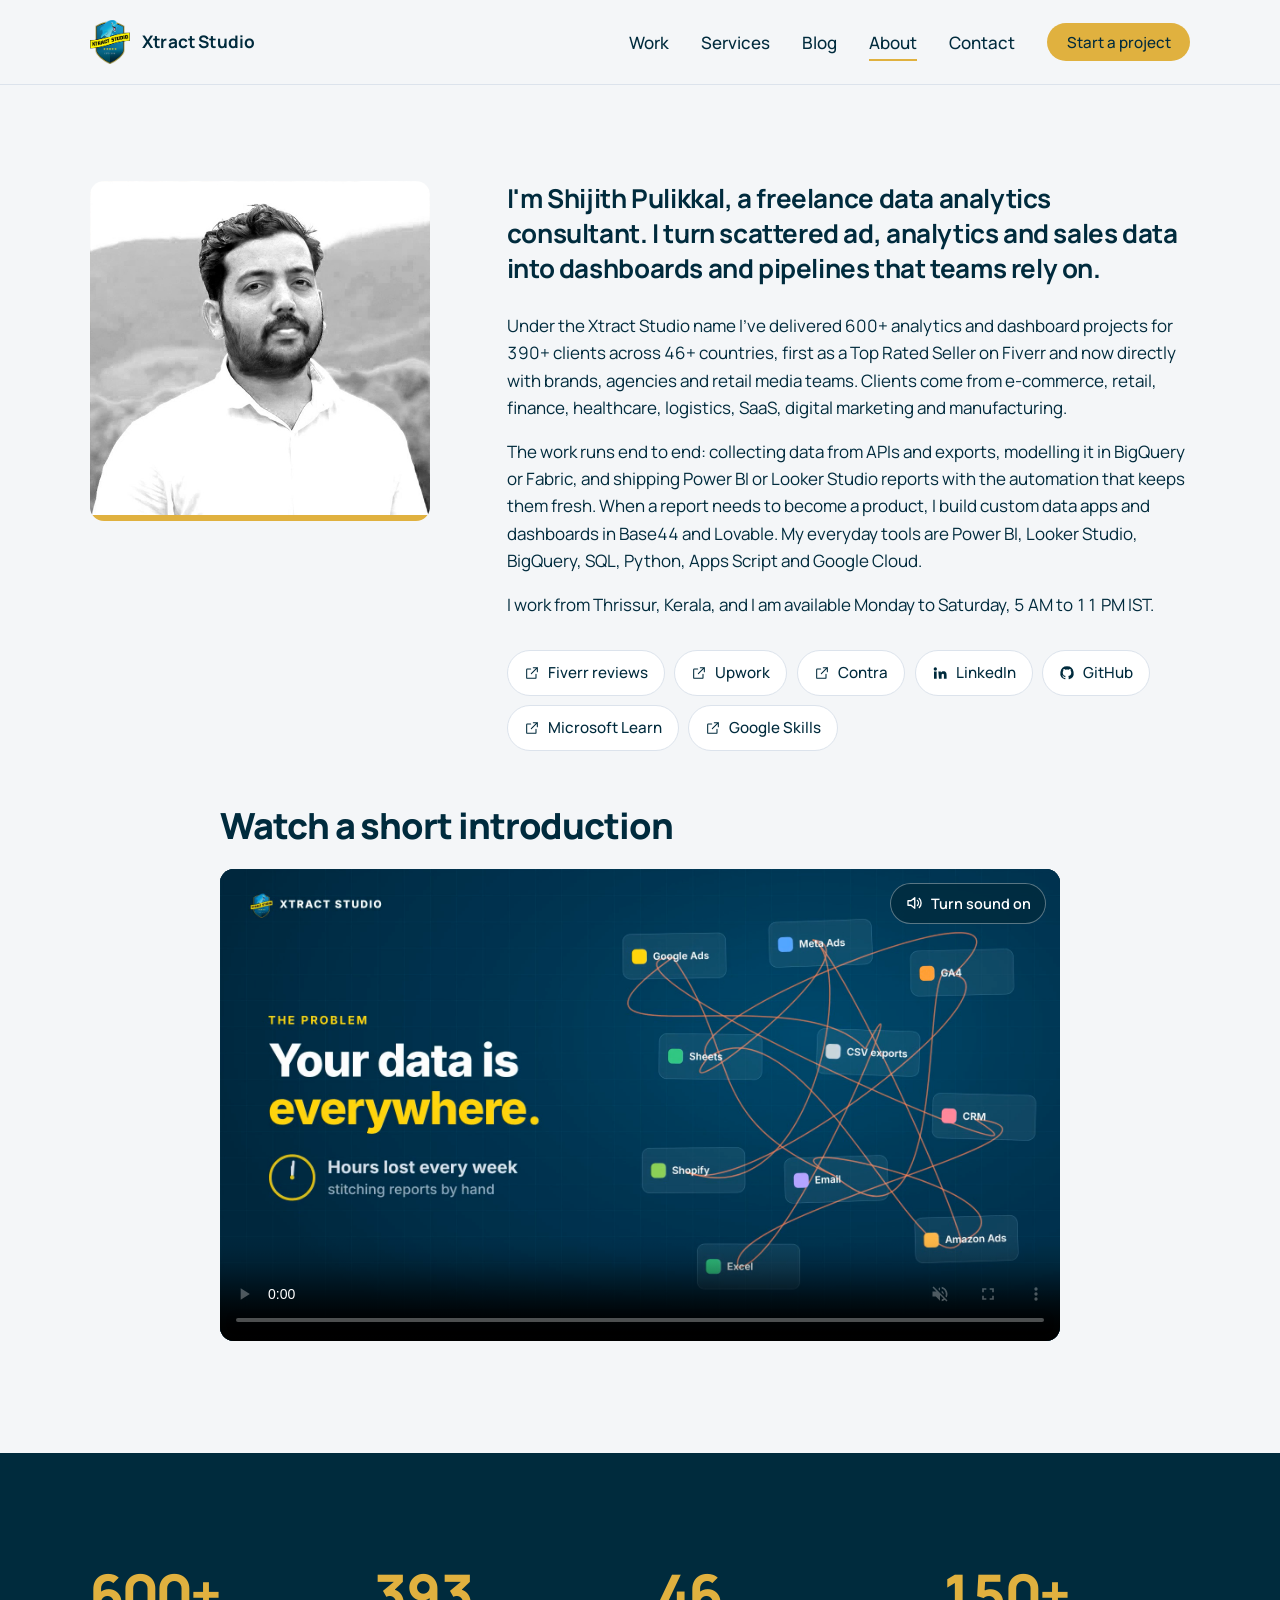
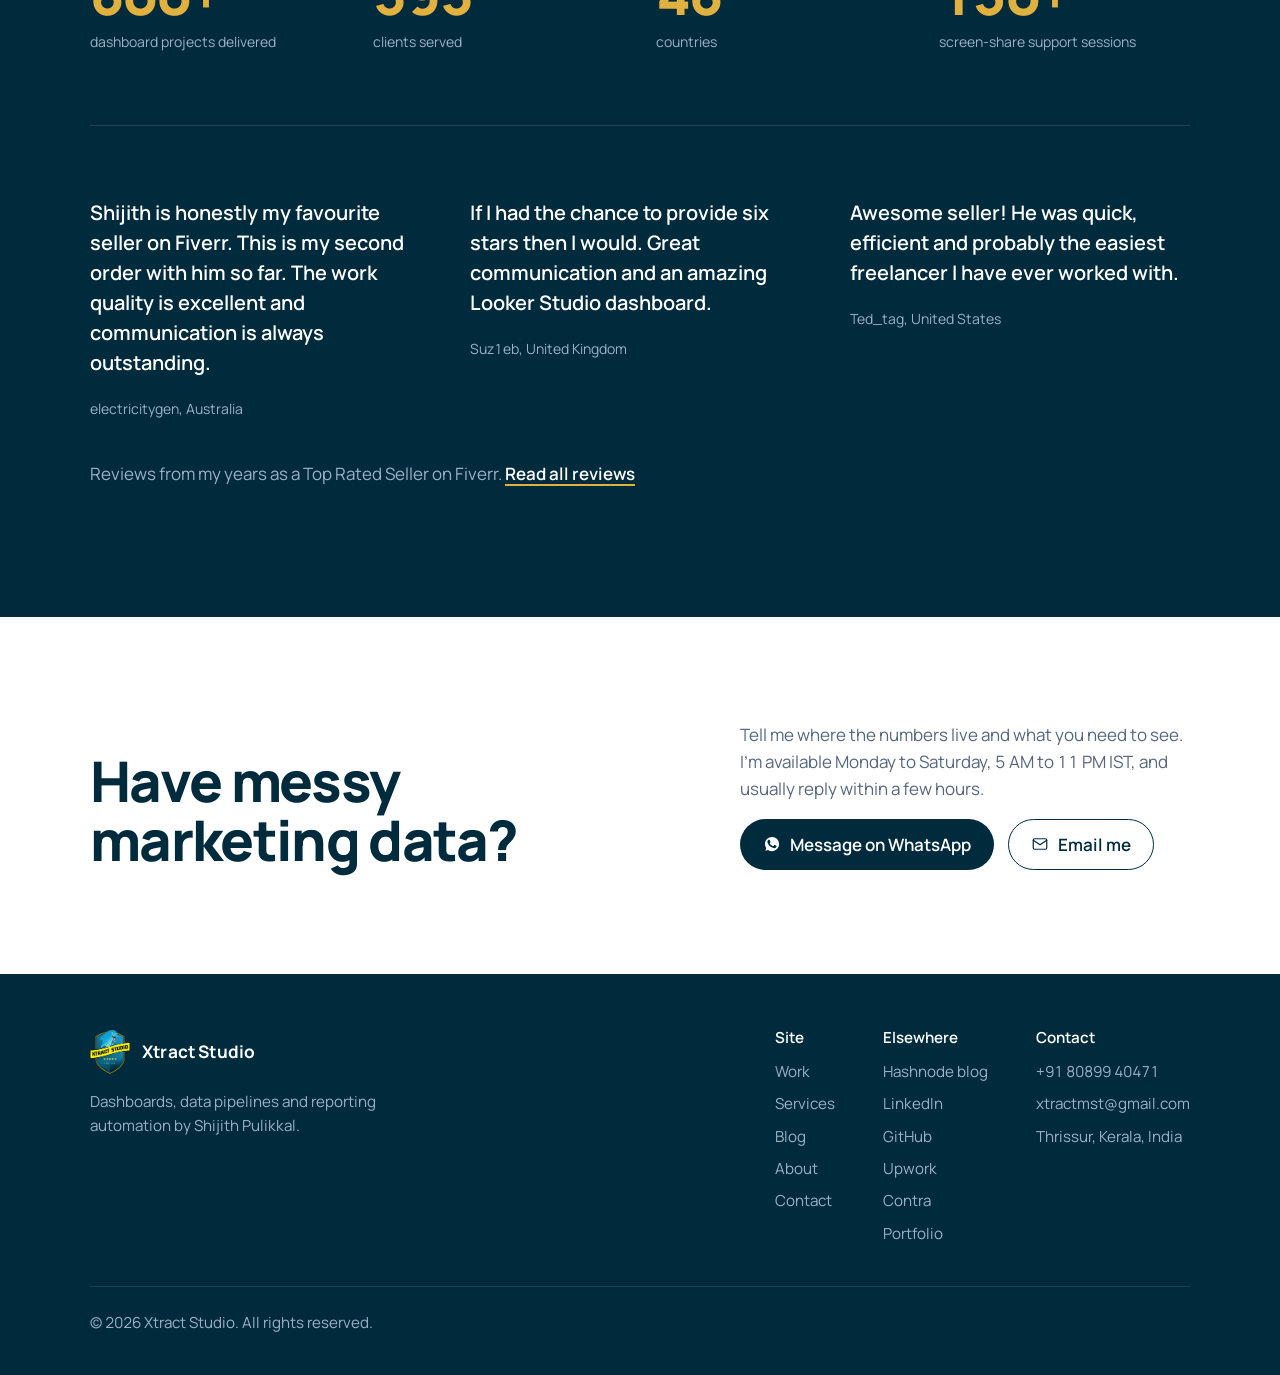
<file: about.html>
<!DOCTYPE html>
<html lang="en">
<head>
  <meta charset="utf-8" />
  <meta name="viewport" content="width=device-width, initial-scale=1" />
  <!-- Google tag (gtag.js) -->
  <script async src="https://www.googletagmanager.com/gtag/js?id=G-8Y8CPCE5JN"></script>
  <script>
    window.dataLayer = window.dataLayer || [];
    function gtag() {dataLayer.push(arguments);}
    gtag('js', new Date());

    // Only the live site reports to GA4. Local previews (127.0.0.1, localhost, file://) stay out.
    if (!/(^|\.)xtractstudio\.com$/.test(location.hostname)) window['ga-disable-G-8Y8CPCE5JN'] = true;
    // Your own browser: open any page once with ?internal=1 to tag your visits as internal traffic
    // (GA4 then filters them out). ?internal=0 switches it off again.
    var xsInternal = false;
    try {
      var xsFlag = location.search.match(/[?&]internal=([01])/);
      if (xsFlag) localStorage.setItem('xs_internal', xsFlag[1]);
      xsInternal = localStorage.getItem('xs_internal') === '1';
    } catch (e) {}
    gtag('config', 'G-8Y8CPCE5JN', xsInternal ? { traffic_type: 'internal' } : {});

  </script>
  <!-- Meta Pixel. Same rules as GA4: only the live site, and not your own browser (?internal=1). -->
  <script>
    var XS_META_PIXEL = '2698993577203435';
    if (/(^|\.)xtractstudio\.com$/.test(location.hostname) && !xsInternal) {
      !function(f,b,e,v,n,t,s){if(f.fbq)return;n=f.fbq=function(){n.callMethod?
      n.callMethod.apply(n,arguments):n.queue.push(arguments)};if(!f._fbq)f._fbq=n;
      n.push=n;n.loaded=!0;n.version='2.0';n.queue=[];t=b.createElement(e);t.async=!0;
      t.src=v;s=b.getElementsByTagName(e)[0];s.parentNode.insertBefore(t,s)}(window,
      document,'script','https://connect.facebook.net/en_US/fbevents.js');
      fbq('init', XS_META_PIXEL);
      fbq('track', 'PageView');
    }
  </script>
  <script>
    !function (t, e) {var o, n, p, r; e.__SV || (window.posthog && window.posthog.__loaded) || (window.posthog = e, e._i = [], e.init = function (i, s, a) {function g(t, e) {var o = e.split("."); 2 == o.length && (t = t[o[0]], e = o[1]), t[e] = function () {t.push([e].concat(Array.prototype.slice.call(arguments, 0)))}} (p = t.createElement("script")).type = "text/javascript", p.crossOrigin = "anonymous", p.async = !0, p.src = s.api_host.replace(".i.posthog.com", "-assets.i.posthog.com") + "/static/array.js", (r = t.getElementsByTagName("script")[0]).parentNode.insertBefore(p, r); var u = e; for (void 0 !== a ? u = e[a] = [] : a = "posthog", u.people = u.people || [], u.toString = function (t) {var e = "posthog"; return "posthog" !== a && (e += "." + a), t || (e += " (stub)"), e}, u.people.toString = function () {return u.toString(1) + ".people (stub)"}, o = "ki Ci init qi Hi pr ji zi Di capture calculateEventProperties Qi register register_once register_for_session unregister unregister_for_session Ki getFeatureFlag getFeatureFlagPayload getFeatureFlagResult getAllFeatureFlags isFeatureEnabled reloadFeatureFlags updateFlags updateEarlyAccessFeatureEnrollment getEarlyAccessFeatures on onFeatureFlags onSurveysLoaded onSessionId getSurveys getActiveMatchingSurveys renderSurvey displaySurvey cancelPendingSurvey canRenderSurvey canRenderSurveyAsync Xi identify setPersonProperties unsetPersonProperties group resetGroups setPersonPropertiesForFlags resetPersonPropertiesForFlags setGroupPropertiesForFlags resetGroupPropertiesForFlags reset setIdentity clearIdentity get_distinct_id getGroups get_session_id get_session_replay_url alias set_config startSessionRecording stopSessionRecording sessionRecordingStarted captureException addExceptionStep captureLog startExceptionAutocapture stopExceptionAutocapture loadToolbar get_property getSessionProperty Ji Gi createPersonProfile setInternalOrTestUser Yi Ai rn opt_in_capturing opt_out_capturing has_opted_in_capturing has_opted_out_capturing get_explicit_consent_status is_capturing clear_opt_in_out_capturing Vi debug mr it getPageViewId captureTraceFeedback captureTraceMetric Oi".split(" "), n = 0; n < o.length; n++)g(u, o[n]); e._i.push([i, s, a])}, e.__SV = 1)}(document, window.posthog || []);
    posthog.init('phc_sYhWYdHEzbt7qg3gZnM7TzxZ5cc4QbgmbfTpceb8PpUT', {
      api_host: 'https://us.i.posthog.com',
      defaults: '2026-05-30',
      person_profiles: 'identified_only', // or 'always' to create profiles for anonymous users as well
    })
  </script>
  <script type="text/javascript">
      (function (c, l, a, r, i, t, y) {
        c[a] = c[a] || function () {(c[a].q = c[a].q || []).push(arguments)};
        t = l.createElement(r); t.async = 1; t.src = "https://www.clarity.ms/tag/" + i;
        y = l.getElementsByTagName(r)[0]; y.parentNode.insertBefore(t, y);
      })(window, document, "clarity", "script", "xghr2ultkp");
  </script>
  <script src="https://cdn.amplitude.com/script/3ad133c7d5454bb6b2db0efa4438f91f.js"></script>
  <script>window.amplitude.add(window.sessionReplay.plugin({sampleRate: 1})); window.amplitude.init('3ad133c7d5454bb6b2db0efa4438f91f', {"fetchRemoteConfig": true, "autocapture": true});</script>
  <title>About Shijith Pulikkal | Freelance Data Analytics Consultant</title>
  <meta name="description" content="Shijith Pulikkal is a freelance data analytics consultant and Top Rated Fiverr seller specializing in Power BI, BigQuery, and workflow automation, with 600+ projects delivered for 390+ clients in 46+ countries." />
  <meta name="keywords" content="Shijith Pulikkal, freelance data analytics consultant, Power BI expert, Top Rated Fiverr seller, BigQuery consultant" />
  <meta name="author" content="Shijith Pulikkal" />
  <meta name="robots" content="index, follow" />
  <link rel="canonical" href="https://www.xtractstudio.com/about" />
  <link rel="icon" href="images/favicon.png" type="image/png" />
  <meta name="theme-color" content="#002B3D" />

  <meta property="og:type" content="profile" />
  <meta property="og:title" content="About Shijith Pulikkal | Freelance Data Analytics Consultant" />
  <meta property="og:description" content="Shijith Pulikkal is a freelance data analytics consultant and Top Rated Fiverr seller specializing in Power BI, BigQuery, and workflow automation, with 600+ projects delivered for 390+ clients in 46+ countries." />
  <meta property="og:url" content="https://www.xtractstudio.com/about" />
  <meta property="og:image" content="https://www.xtractstudio.com/images/my-profile.jpg" />
  <meta property="og:site_name" content="Xtract Studio" />
  <meta name="twitter:card" content="summary_large_image" />
  <meta name="twitter:title" content="About Shijith Pulikkal | Freelance Data Analytics Consultant" />
  <meta name="twitter:description" content="Shijith Pulikkal is a freelance data analytics consultant and Top Rated Fiverr seller specializing in Power BI, BigQuery, and workflow automation, with 600+ projects delivered for 390+ clients in 46+ countries." />
  <meta name="twitter:image" content="https://www.xtractstudio.com/images/my-profile.jpg" />
  <link rel="alternate" type="application/rss+xml" title="Xtract Studio blog" href="https://xtractstudio.hashnode.dev/rss.xml" />

  <script type="application/ld+json">
{
  "@context": "https://schema.org",
  "@type": "Person",
  "name": "Shijith Pulikkal",
  "jobTitle": "Freelance Data Analytics Consultant",
  "url": "https://shijithpulikkal.github.io/",
  "image": "https://www.xtractstudio.com/images/my-profile.jpg",
  "worksFor": {
    "@type": "Organization",
    "name": "Xtract Studio",
    "url": "https://www.xtractstudio.com/"
  },
  "address": {
    "@type": "PostalAddress",
    "addressLocality": "Thrissur",
    "addressRegion": "Kerala",
    "addressCountry": "IN"
  },
  "sameAs": [
    "https://www.linkedin.com/in/shijithpulikkal/",
    "https://github.com/shijithpulikkal",
    "https://learn.microsoft.com/en-us/users/shijithpulikkal/",
    "https://www.skills.google/public_profiles/c499ecbe-ee2f-4a28-b244-1a22dd89892c"
  ],
  "knowsAbout": [
    "Power BI",
    "Looker Studio",
    "BigQuery",
    "SQL",
    "Python",
    "Data Engineering",
    "Workflow Automation",
    "Google Analytics 4",
    "Base44",
    "Lovable"
  ]
}
  </script>

  <link rel="preconnect" href="https://fonts.googleapis.com" />
  <link rel="preconnect" href="https://fonts.gstatic.com" crossorigin />
  <link rel="stylesheet" href="https://fonts.googleapis.com/css2?family=Manrope:wght@400;500;600;700;800&display=swap" />
  <link rel="stylesheet" href="css/site.css" />
</head>
<body>
  <a class="skip" href="#main">Skip to content</a>
  <header class="site-header on-light">
    <nav class="wrap nav" aria-label="Main">
      <a class="brand" href="index.html"><img src="images/xtract-studio-logo.png" alt="" width="40" height="44" /> Xtract Studio</a>
      <button class="menu-btn" type="button" aria-expanded="false" aria-controls="nav-links"><span class="sr-only">Menu</span><svg viewBox="0 0 24 24" fill="none" stroke="currentColor" stroke-width="1.6" stroke-linecap="round" stroke-linejoin="round" aria-hidden="true"><path d="M4 7h16M4 12h16M4 17h16"/></svg></button>
      <ul class="nav-links" id="nav-links">
        <li><a href="index.html">Work</a></li>
        <li><a href="services.html">Services</a></li>
        <li><a href="blog.html">Blog</a></li>
        <li><a href="about.html" aria-current="page">About</a></li>
        <li><a href="contact.html">Contact</a></li>
        <li><a class="btn btn-gold nav-cta" href="https://wa.me/918089940471?text=Hi%20I%20am%20interested%20in%20your%20dashboard%20services" target="_blank" rel="noopener">Start a project</a></li>
      </ul>
    </nav>
  </header>

  <main id="main">
    <section class="page-intro">
      <div class="wrap about-grid">
        <div class="portrait"><img src="images/my-profile.jpg" alt="Shijith Pulikkal" width="600" height="600" /></div>
        <div class="prose">
          <p>I'm Shijith Pulikkal, a freelance data analytics consultant. I turn scattered ad, analytics and sales data into dashboards and pipelines that teams rely on.</p>
          <p>Under the Xtract Studio name I've delivered 600+ analytics and dashboard projects for 390+ clients across 46+ countries, first as a Top Rated Seller on Fiverr and now directly with brands, agencies and retail media teams. Clients come from e-commerce, retail, finance, healthcare, logistics, SaaS, digital marketing and manufacturing.</p>
          <p>The work runs end to end: collecting data from APIs and exports, modelling it in BigQuery or Fabric, and shipping Power BI or Looker Studio reports with the automation that keeps them fresh. When a report needs to become a product, I build custom data apps and dashboards in Base44 and Lovable. My everyday tools are Power BI, Looker Studio, BigQuery, SQL, Python, Apps Script and Google Cloud.</p>
          <p>I work from Thrissur, Kerala, and I am available Monday to Saturday, 5 AM to 11 PM IST.</p>
          <ul class="profiles"><li><a href="https://datastudio.google.com/u/0/reporting/a0b1bacf-2684-4562-b393-e822d9ecb8a8/page/wh5oC" target="_blank" rel="noopener"><svg viewBox="0 0 24 24" fill="none" stroke="currentColor" stroke-width="1.6" stroke-linecap="round" stroke-linejoin="round" aria-hidden="true"><path d="M14 4h6v6M20 4l-9 9M18 14v5a1 1 0 0 1-1 1H5a1 1 0 0 1-1-1V7a1 1 0 0 1 1-1h5"/></svg> Fiverr reviews</a></li><li><a href="https://www.upwork.com/freelancers/~01da24a1d100ec3e19?mp_source=share" target="_blank" rel="noopener"><svg viewBox="0 0 24 24" fill="none" stroke="currentColor" stroke-width="1.6" stroke-linecap="round" stroke-linejoin="round" aria-hidden="true"><path d="M14 4h6v6M20 4l-9 9M18 14v5a1 1 0 0 1-1 1H5a1 1 0 0 1-1-1V7a1 1 0 0 1 1-1h5"/></svg> Upwork</a></li><li><a href="https://contra.com/shijith_pulikkal_jbb0nyao" target="_blank" rel="noopener"><svg viewBox="0 0 24 24" fill="none" stroke="currentColor" stroke-width="1.6" stroke-linecap="round" stroke-linejoin="round" aria-hidden="true"><path d="M14 4h6v6M20 4l-9 9M18 14v5a1 1 0 0 1-1 1H5a1 1 0 0 1-1-1V7a1 1 0 0 1 1-1h5"/></svg> Contra</a></li><li><a href="https://www.linkedin.com/in/shijithpulikkal/" target="_blank" rel="noopener"><svg viewBox="0 0 24 24" fill="currentColor" aria-hidden="true"><path d="M4.98 3.5a2.5 2.5 0 1 1 0 5 2.5 2.5 0 0 1 0-5zM3 9.75h4v11H3zM9.5 9.75h3.8v1.5h.06c.53-1 1.83-2.06 3.77-2.06 4.03 0 4.77 2.65 4.77 6.1v5.46h-4v-4.84c0-1.16-.02-2.64-1.6-2.64-1.62 0-1.86 1.26-1.86 2.56v4.92h-4z"/></svg> LinkedIn</a></li><li><a href="https://github.com/shijithpulikkal" target="_blank" rel="noopener"><svg viewBox="0 0 24 24" fill="currentColor" aria-hidden="true"><path d="M12 2a10 10 0 0 0-3.16 19.49c.5.09.68-.22.68-.48v-1.7c-2.78.6-3.37-1.34-3.37-1.34-.45-1.16-1.11-1.47-1.11-1.47-.91-.62.07-.6.07-.6 1 .07 1.53 1.03 1.53 1.03.9 1.52 2.34 1.08 2.91.83.09-.65.35-1.09.63-1.34-2.22-.25-4.55-1.11-4.55-4.94 0-1.09.39-1.98 1.03-2.68-.1-.25-.45-1.27.1-2.65 0 0 .84-.27 2.75 1.02a9.58 9.58 0 0 1 5 0c1.91-1.3 2.75-1.02 2.75-1.02.55 1.38.2 2.4.1 2.65.64.7 1.03 1.59 1.03 2.68 0 3.84-2.34 4.68-4.57 4.93.36.31.68.92.68 1.85v2.74c0 .27.18.58.69.48A10 10 0 0 0 12 2z"/></svg> GitHub</a></li><li><a href="https://learn.microsoft.com/en-us/users/shijithpulikkal/" target="_blank" rel="noopener"><svg viewBox="0 0 24 24" fill="none" stroke="currentColor" stroke-width="1.6" stroke-linecap="round" stroke-linejoin="round" aria-hidden="true"><path d="M14 4h6v6M20 4l-9 9M18 14v5a1 1 0 0 1-1 1H5a1 1 0 0 1-1-1V7a1 1 0 0 1 1-1h5"/></svg> Microsoft Learn</a></li><li><a href="https://www.skills.google/public_profiles/c499ecbe-ee2f-4a28-b244-1a22dd89892c" target="_blank" rel="noopener"><svg viewBox="0 0 24 24" fill="none" stroke="currentColor" stroke-width="1.6" stroke-linecap="round" stroke-linejoin="round" aria-hidden="true"><path d="M14 4h6v6M20 4l-9 9M18 14v5a1 1 0 0 1-1 1H5a1 1 0 0 1-1-1V7a1 1 0 0 1 1-1h5"/></svg> Google Skills</a></li></ul>
        </div>
      </div>
    </section>

    <section class="section tight-top" aria-labelledby="video-h">
      <div class="wrap" style="max-width:920px">
        <h2 id="video-h" style="font-size:var(--step-3);margin-bottom:1.5rem">Watch a short introduction</h2>
        <div class="video">
          <video controls playsinline muted preload="metadata" poster="videos/explainer-poster.png" data-autoplay-view aria-label="Xtract Studio explainer video">
            <source src="videos/xtract-studio-explainer.mp4" type="video/mp4" />
            Your browser can't play this video. <a class="text-link" href="videos/xtract-studio-explainer.mp4">Download it here</a>.
          </video>
          <button type="button" class="video-sound"><svg viewBox="0 0 24 24" fill="none" stroke="currentColor" stroke-width="1.8" stroke-linecap="round" stroke-linejoin="round" aria-hidden="true"><path d="M4 9h4l5-4v14l-5-4H4z"/><path d="M16.5 8.5a5 5 0 0 1 0 7M19 6a8.5 8.5 0 0 1 0 12"/></svg>Turn sound on</button>
        </div>
      </div>
    </section>

    <section class="section proof" aria-labelledby="proof-h">
      <div class="wrap">
        <h2 id="proof-h" class="sr-only">Track record</h2>
        <dl class="figures"><div><dt>dashboard projects delivered</dt><dd>600+</dd></div><div><dt>clients served</dt><dd>393</dd></div><div><dt>countries</dt><dd>46</dd></div><div><dt>screen-share support sessions</dt><dd>150+</dd></div></dl>
        <ul class="quotes"><li><blockquote><p>Shijith is honestly my favourite seller on Fiverr. This is my second order with him so far. The work quality is excellent and communication is always outstanding.</p><footer>electricitygen, Australia</footer></blockquote></li><li><blockquote><p>If I had the chance to provide six stars then I would. Great communication and an amazing Looker Studio dashboard.</p><footer>Suz1eb, United Kingdom</footer></blockquote></li><li><blockquote><p>Awesome seller! He was quick, efficient and probably the easiest freelancer I have ever worked with.</p><footer>Ted_tag, United States</footer></blockquote></li></ul>
        <p style="margin-top:2.5rem;color:#9fb0c6">Reviews from my years as a Top Rated Seller on Fiverr. <a class="text-link" href="https://lookerstudio.google.com/u/0/reporting/a0b1bacf-2684-4562-b393-e822d9ecb8a8/page/wh5oC" target="_blank" rel="noopener">Read all reviews</a></p>
      </div>
    </section>

    <section class="cta section-white" aria-labelledby="cta-h">
      <div class="wrap cta-inner">
        <h2 id="cta-h">Have messy marketing data?</h2>
        <div>
          <p>Tell me where the numbers live and what you need to see. I'm available Monday to Saturday, 5 AM to 11 PM IST, and usually reply within a few hours.</p>
          <div class="cta-actions">
            <a class="btn btn-ink" href="https://wa.me/918089940471?text=Hi%20I%20am%20interested%20in%20your%20dashboard%20services" target="_blank" rel="noopener"><svg viewBox="0 0 24 24" fill="currentColor" aria-hidden="true"><path d="M17.47 14.38c-.3-.15-1.76-.87-2.03-.97-.28-.1-.48-.15-.68.15-.2.3-.77.97-.95 1.17-.17.2-.35.22-.65.07-.3-.15-1.26-.46-2.4-1.48-.89-.79-1.49-1.77-1.66-2.07-.17-.3-.02-.46.13-.61.14-.13.3-.35.45-.52.15-.18.2-.3.3-.5.1-.2.05-.38-.02-.53-.08-.15-.68-1.62-.93-2.22-.24-.58-.49-.5-.68-.51h-.57c-.2 0-.52.07-.8.37-.27.3-1.04 1.02-1.04 2.48s1.07 2.88 1.21 3.08c.15.2 2.1 3.2 5.08 4.49.71.3 1.27.49 1.7.63.72.23 1.37.2 1.88.12.58-.09 1.76-.72 2-1.41.25-.7.25-1.29.18-1.41-.08-.13-.28-.2-.58-.35zM12.05 21.5h-.01a9.4 9.4 0 0 1-4.8-1.32l-.34-.2-3.57.94.95-3.48-.22-.36a9.4 9.4 0 0 1-1.44-5.02c0-5.2 4.23-9.43 9.44-9.43 2.52 0 4.89.98 6.67 2.77a9.37 9.37 0 0 1 2.76 6.67c0 5.2-4.24 9.43-9.44 9.43z"/></svg> Message on WhatsApp</a>
            <a class="btn btn-line" href="mailto:xtractmst@gmail.com"><svg viewBox="0 0 24 24" fill="none" stroke="currentColor" stroke-width="1.6" stroke-linecap="round" stroke-linejoin="round" aria-hidden="true"><rect x="3" y="5" width="18" height="14" rx="2"/><path d="M3 7l9 6 9-6"/></svg> Email me</a>
          </div>
        </div>
      </div>
    </section>
  </main>

  <footer class="site-footer">
    <div class="wrap">
      <div class="footer-top">
        <div>
          <a class="brand" href="index.html"><img src="images/xtract-studio-logo.png" alt="" width="40" height="44" /> Xtract Studio</a>
          <p style="margin-top:1rem;max-width:22em">Dashboards, data pipelines and reporting automation by Shijith Pulikkal.</p>
        </div>
        <div class="footer-cols">
          <div>
            <h2>Site</h2>
            <ul><li><a href="index.html">Work</a></li><li><a href="services.html">Services</a></li><li><a href="blog.html">Blog</a></li><li><a href="about.html">About</a></li><li><a href="contact.html">Contact</a></li></ul>
          </div>
          <div>
            <h2>Elsewhere</h2>
            <ul>
              <li><a href="https://xtractstudio.hashnode.dev/" target="_blank" rel="noopener">Hashnode blog</a></li>
              <li><a href="https://www.linkedin.com/in/shijithpulikkal/" rel="noopener">LinkedIn</a></li>
              <li><a href="https://github.com/shijithpulikkal" rel="noopener">GitHub</a></li>
              <li><a href="https://www.upwork.com/freelancers/~01da24a1d100ec3e19?mp_source=share" rel="noopener">Upwork</a></li>
              <li><a href="https://contra.com/shijith_pulikkal_jbb0nyao" rel="noopener">Contra</a></li><li><a href="https://shijithpulikkal.github.io/index.html" target="_blank" rel="noopener">Portfolio</a></li>
            </ul>
          </div>
          <div>
            <h2>Contact</h2>
            <ul>
              <li><a href="https://wa.me/918089940471" rel="noopener">+91 80899 40471</a></li>
              <li><a href="mailto:xtractmst@gmail.com">xtractmst@gmail.com</a></li>
              <li>Thrissur, Kerala, India</li>
            </ul>
          </div>
        </div>
      </div>
      <div class="footer-bottom">
        <p style="margin:0">&copy; <span data-year>2026</span> Xtract Studio. All rights reserved.</p>
      </div>
    </div>
  </footer>
  <script src="js/posts.js" defer></script>
  <script src="js/site.js" defer></script>
</body>
</html>
</file>
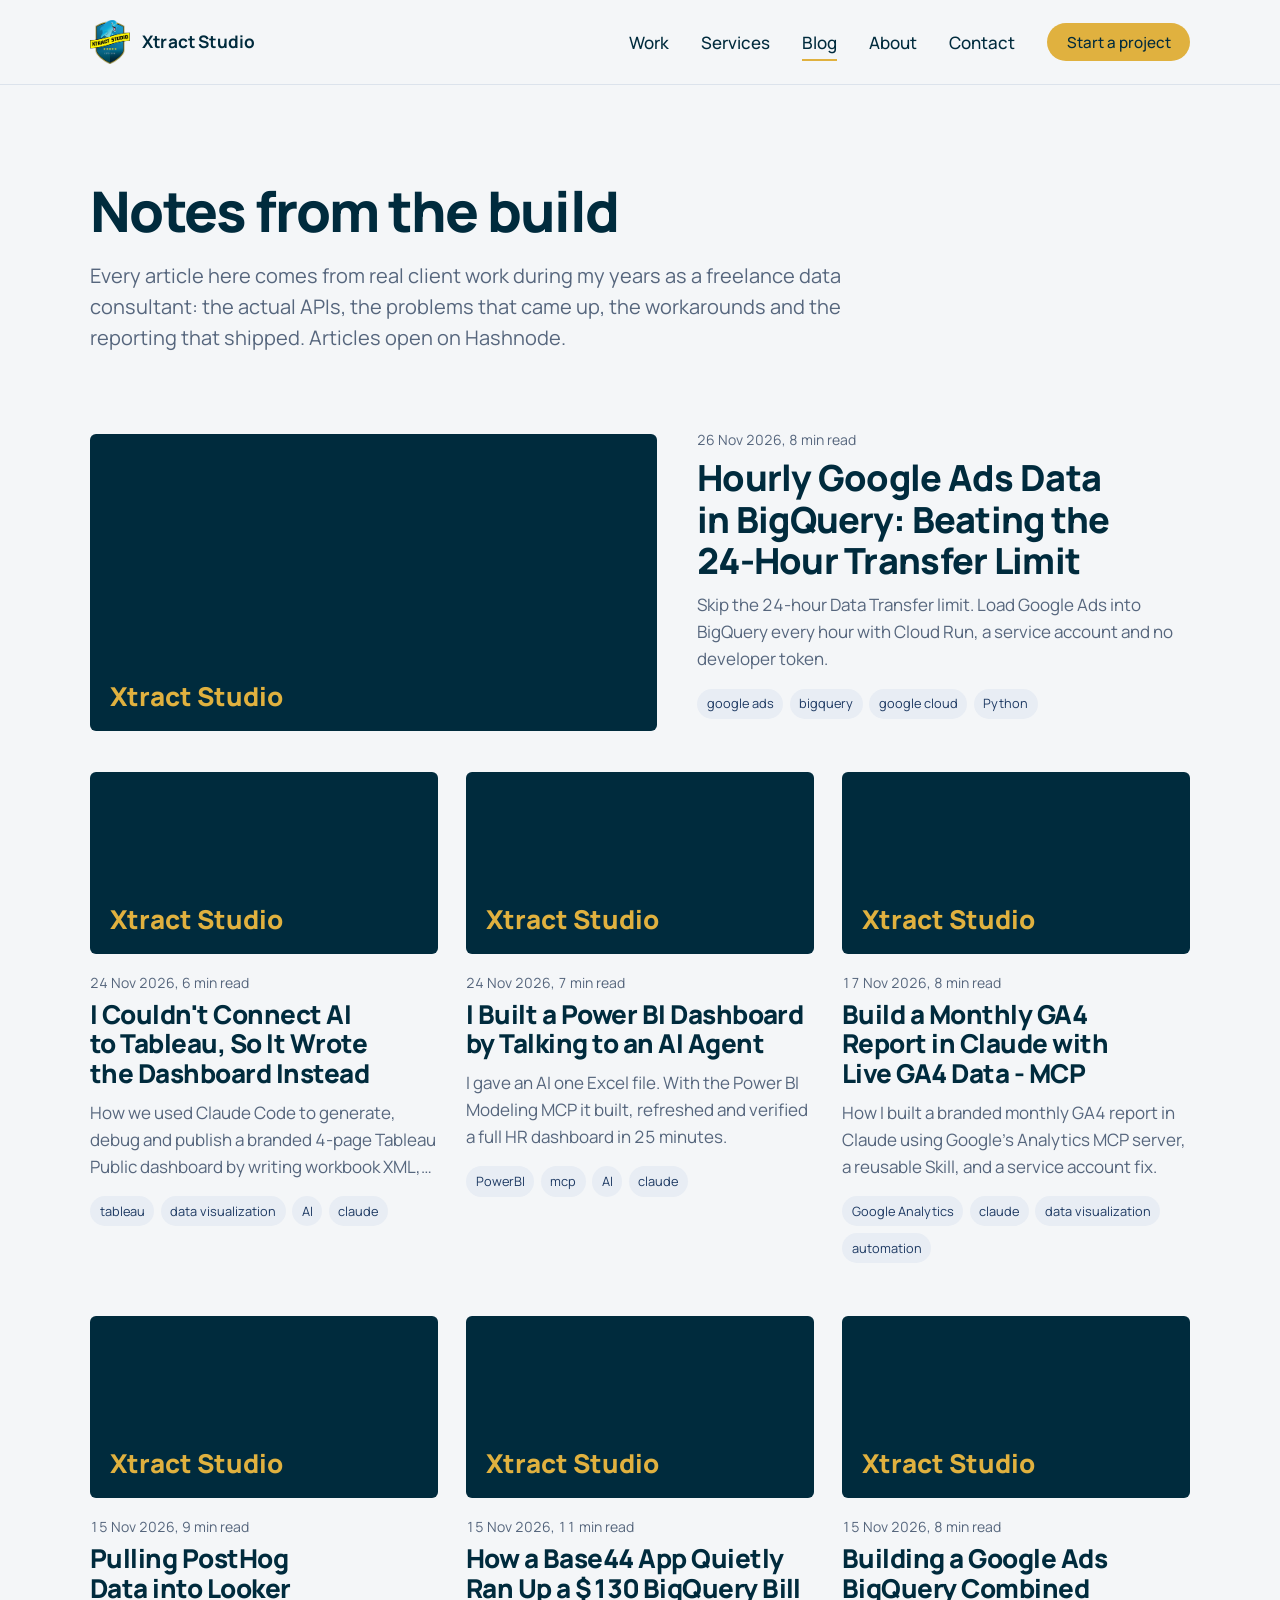
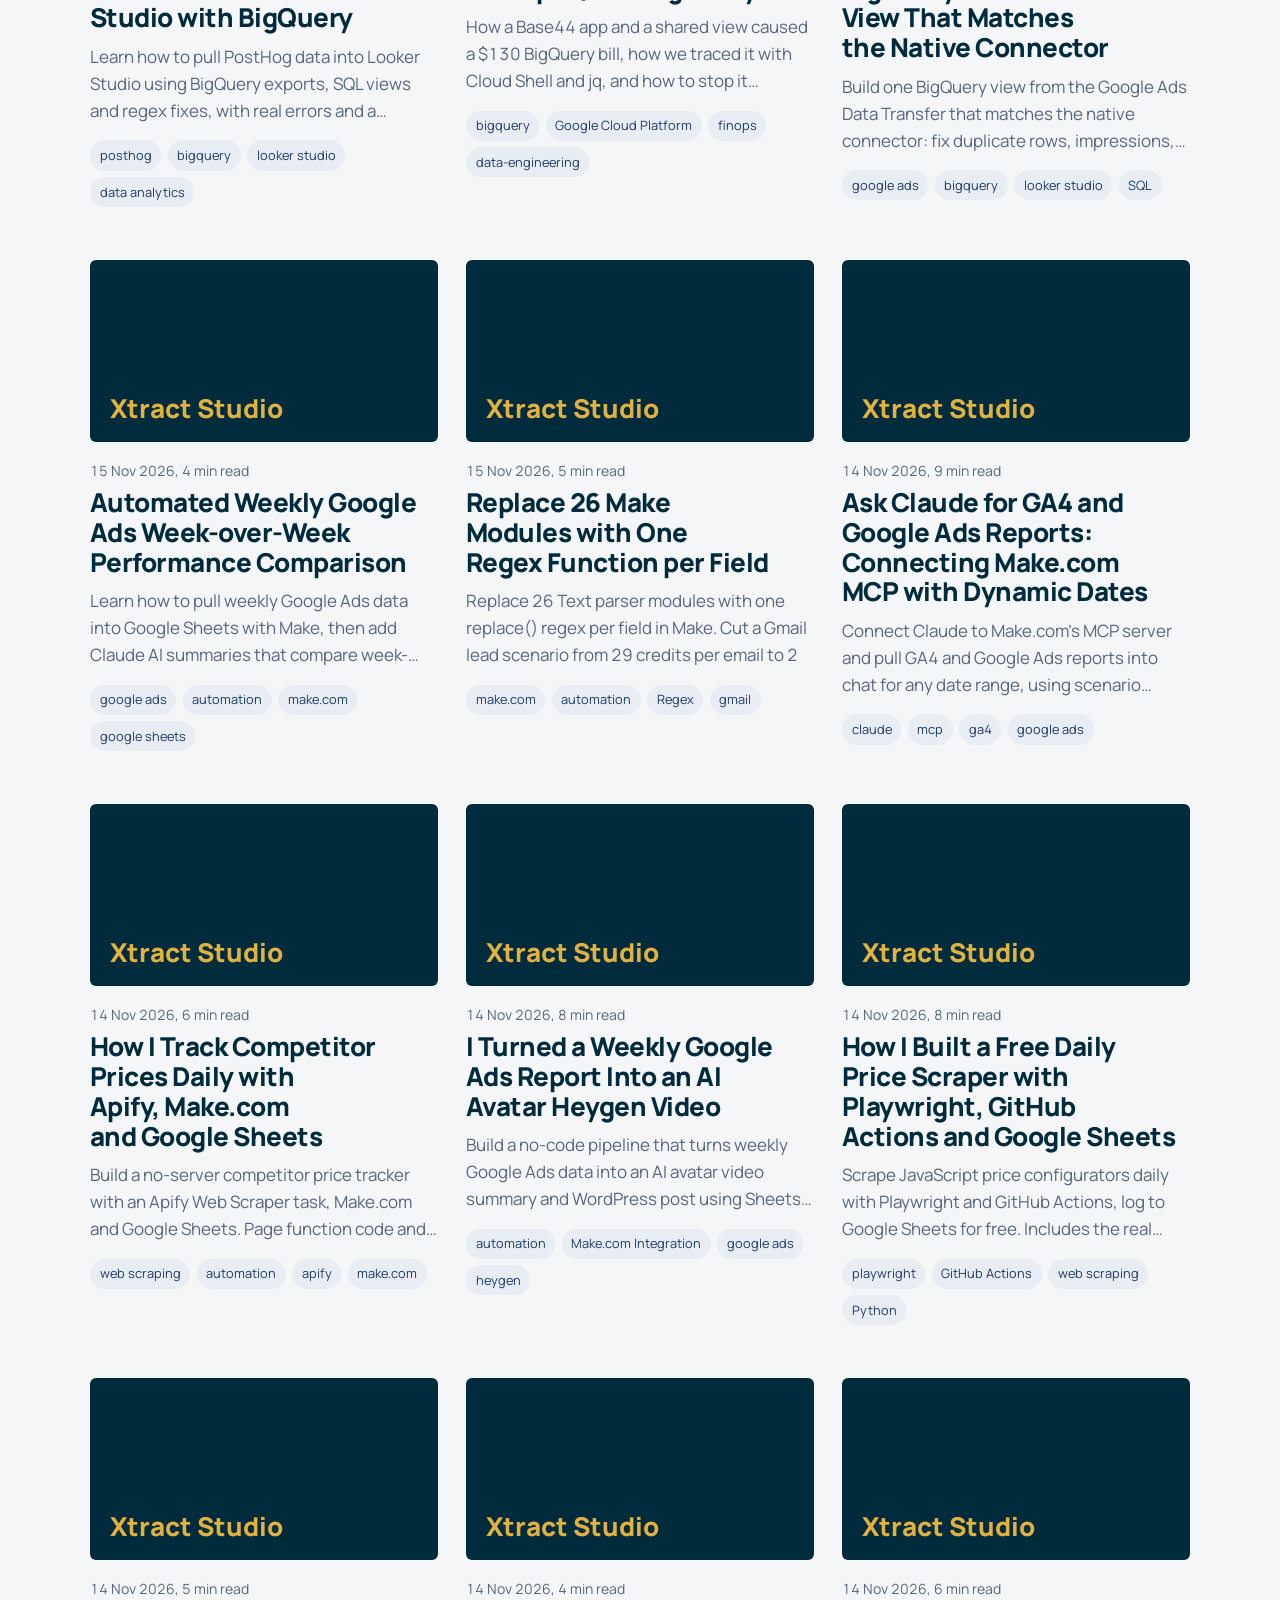
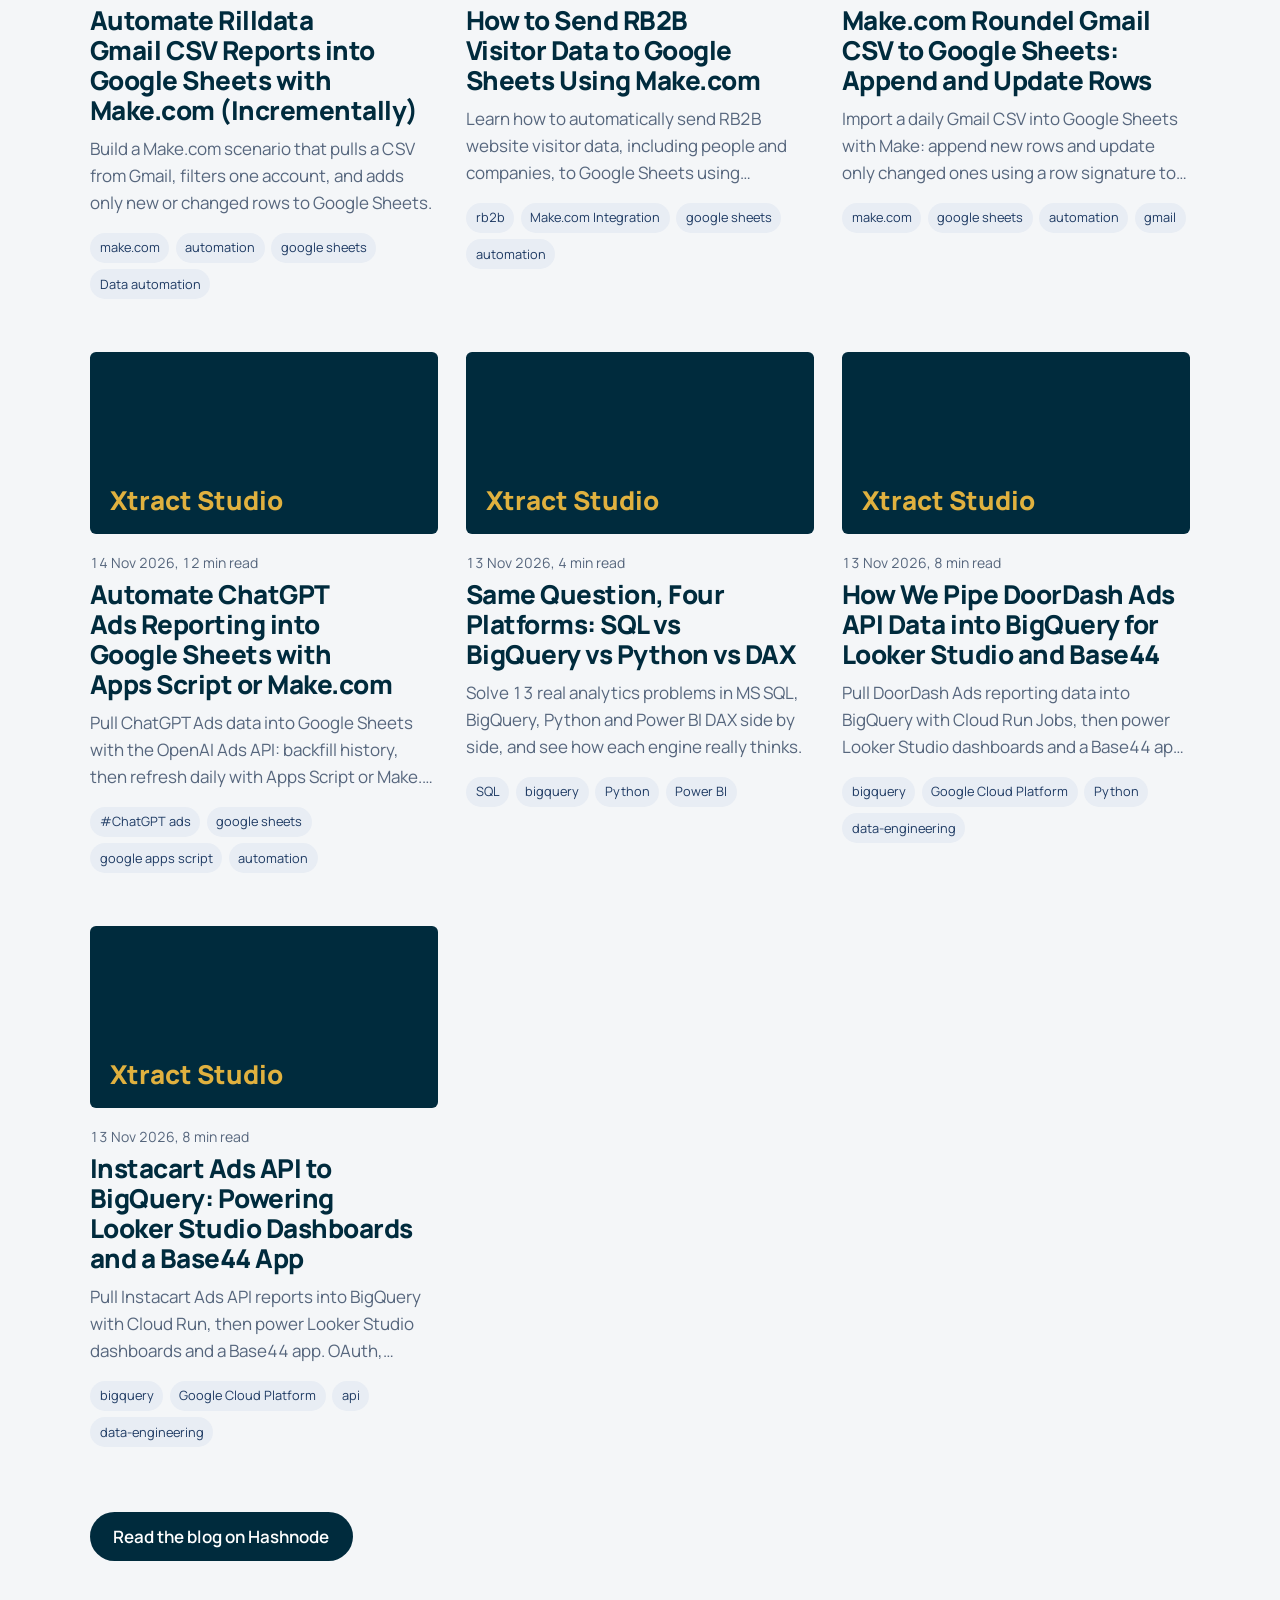
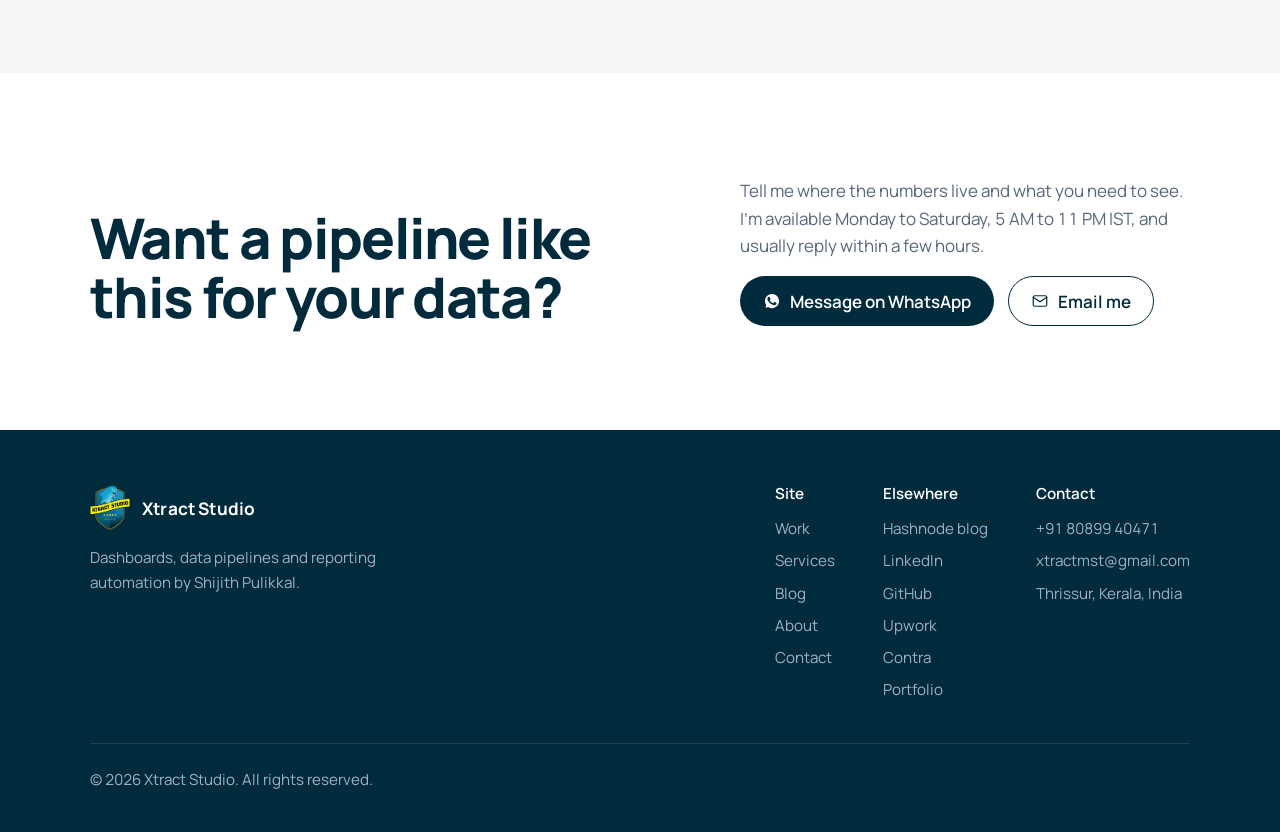
<file: blog.html>
<!DOCTYPE html>
<html lang="en">
<head>
  <meta charset="utf-8" />
  <meta name="viewport" content="width=device-width, initial-scale=1" />
  <!-- Google tag (gtag.js) -->
  <script async src="https://www.googletagmanager.com/gtag/js?id=G-8Y8CPCE5JN"></script>
  <script>
    window.dataLayer = window.dataLayer || [];
    function gtag() {dataLayer.push(arguments);}
    gtag('js', new Date());

    // Only the live site reports to GA4. Local previews (127.0.0.1, localhost, file://) stay out.
    if (!/(^|\.)xtractstudio\.com$/.test(location.hostname)) window['ga-disable-G-8Y8CPCE5JN'] = true;
    // Your own browser: open any page once with ?internal=1 to tag your visits as internal traffic
    // (GA4 then filters them out). ?internal=0 switches it off again.
    var xsInternal = false;
    try {
      var xsFlag = location.search.match(/[?&]internal=([01])/);
      if (xsFlag) localStorage.setItem('xs_internal', xsFlag[1]);
      xsInternal = localStorage.getItem('xs_internal') === '1';
    } catch (e) {}
    gtag('config', 'G-8Y8CPCE5JN', xsInternal ? { traffic_type: 'internal' } : {});

  </script>
  <!-- Meta Pixel. Same rules as GA4: only the live site, and not your own browser (?internal=1). -->
  <script>
    var XS_META_PIXEL = '2698993577203435';
    if (/(^|\.)xtractstudio\.com$/.test(location.hostname) && !xsInternal) {
      !function(f,b,e,v,n,t,s){if(f.fbq)return;n=f.fbq=function(){n.callMethod?
      n.callMethod.apply(n,arguments):n.queue.push(arguments)};if(!f._fbq)f._fbq=n;
      n.push=n;n.loaded=!0;n.version='2.0';n.queue=[];t=b.createElement(e);t.async=!0;
      t.src=v;s=b.getElementsByTagName(e)[0];s.parentNode.insertBefore(t,s)}(window,
      document,'script','https://connect.facebook.net/en_US/fbevents.js');
      fbq('init', XS_META_PIXEL);
      fbq('track', 'PageView');
    }
  </script>
  <script>
    !function (t, e) {var o, n, p, r; e.__SV || (window.posthog && window.posthog.__loaded) || (window.posthog = e, e._i = [], e.init = function (i, s, a) {function g(t, e) {var o = e.split("."); 2 == o.length && (t = t[o[0]], e = o[1]), t[e] = function () {t.push([e].concat(Array.prototype.slice.call(arguments, 0)))}} (p = t.createElement("script")).type = "text/javascript", p.crossOrigin = "anonymous", p.async = !0, p.src = s.api_host.replace(".i.posthog.com", "-assets.i.posthog.com") + "/static/array.js", (r = t.getElementsByTagName("script")[0]).parentNode.insertBefore(p, r); var u = e; for (void 0 !== a ? u = e[a] = [] : a = "posthog", u.people = u.people || [], u.toString = function (t) {var e = "posthog"; return "posthog" !== a && (e += "." + a), t || (e += " (stub)"), e}, u.people.toString = function () {return u.toString(1) + ".people (stub)"}, o = "ki Ci init qi Hi pr ji zi Di capture calculateEventProperties Qi register register_once register_for_session unregister unregister_for_session Ki getFeatureFlag getFeatureFlagPayload getFeatureFlagResult getAllFeatureFlags isFeatureEnabled reloadFeatureFlags updateFlags updateEarlyAccessFeatureEnrollment getEarlyAccessFeatures on onFeatureFlags onSurveysLoaded onSessionId getSurveys getActiveMatchingSurveys renderSurvey displaySurvey cancelPendingSurvey canRenderSurvey canRenderSurveyAsync Xi identify setPersonProperties unsetPersonProperties group resetGroups setPersonPropertiesForFlags resetPersonPropertiesForFlags setGroupPropertiesForFlags resetGroupPropertiesForFlags reset setIdentity clearIdentity get_distinct_id getGroups get_session_id get_session_replay_url alias set_config startSessionRecording stopSessionRecording sessionRecordingStarted captureException addExceptionStep captureLog startExceptionAutocapture stopExceptionAutocapture loadToolbar get_property getSessionProperty Ji Gi createPersonProfile setInternalOrTestUser Yi Ai rn opt_in_capturing opt_out_capturing has_opted_in_capturing has_opted_out_capturing get_explicit_consent_status is_capturing clear_opt_in_out_capturing Vi debug mr it getPageViewId captureTraceFeedback captureTraceMetric Oi".split(" "), n = 0; n < o.length; n++)g(u, o[n]); e._i.push([i, s, a])}, e.__SV = 1)}(document, window.posthog || []);
    posthog.init('phc_sYhWYdHEzbt7qg3gZnM7TzxZ5cc4QbgmbfTpceb8PpUT', {
      api_host: 'https://us.i.posthog.com',
      defaults: '2026-05-30',
      person_profiles: 'identified_only', // or 'always' to create profiles for anonymous users as well
    })
  </script>
  <script type="text/javascript">
      (function (c, l, a, r, i, t, y) {
        c[a] = c[a] || function () {(c[a].q = c[a].q || []).push(arguments)};
        t = l.createElement(r); t.async = 1; t.src = "https://www.clarity.ms/tag/" + i;
        y = l.getElementsByTagName(r)[0]; y.parentNode.insertBefore(t, y);
      })(window, document, "clarity", "script", "xghr2ultkp");
  </script>
  <script src="https://cdn.amplitude.com/script/3ad133c7d5454bb6b2db0efa4438f91f.js"></script>
  <script>window.amplitude.add(window.sessionReplay.plugin({sampleRate: 1})); window.amplitude.init('3ad133c7d5454bb6b2db0efa4438f91f', {"fetchRemoteConfig": true, "autocapture": true});</script>
  <title>Blog | Retail Media, BigQuery &amp; Dashboard Build Notes | Xtract Studio</title>
  <meta name="description" content="Practical write-ups on retail media APIs, BigQuery pipelines, Cloud Run jobs and Power BI and Looker Studio dashboards from freelance data consultant Shijith Pulikkal." />
  <meta name="keywords" content="retail media API, BigQuery pipeline tutorial, Looker Studio blog, Power BI blog, Cloud Run data pipeline" />
  <meta name="author" content="Shijith Pulikkal" />
  <meta name="robots" content="index, follow" />
  <link rel="canonical" href="https://www.xtractstudio.com/blog" />
  <link rel="icon" href="images/favicon.png" type="image/png" />
  <meta name="theme-color" content="#002B3D" />

  <meta property="og:type" content="website" />
  <meta property="og:title" content="Blog | Retail Media, BigQuery &amp; Dashboard Build Notes | Xtract Studio" />
  <meta property="og:description" content="Practical write-ups on retail media APIs, BigQuery pipelines, Cloud Run jobs and Power BI and Looker Studio dashboards from freelance data consultant Shijith Pulikkal." />
  <meta property="og:url" content="https://www.xtractstudio.com/blog" />
  <meta property="og:image" content="https://www.xtractstudio.com/images/hero-bg.jpg" />
  <meta property="og:site_name" content="Xtract Studio" />
  <meta name="twitter:card" content="summary_large_image" />
  <meta name="twitter:title" content="Blog | Retail Media, BigQuery &amp; Dashboard Build Notes | Xtract Studio" />
  <meta name="twitter:description" content="Practical write-ups on retail media APIs, BigQuery pipelines, Cloud Run jobs and Power BI and Looker Studio dashboards from freelance data consultant Shijith Pulikkal." />
  <meta name="twitter:image" content="https://www.xtractstudio.com/images/hero-bg.jpg" />
  <link rel="alternate" type="application/rss+xml" title="Xtract Studio blog" href="https://xtractstudio.hashnode.dev/rss.xml" />

  <script type="application/ld+json">{
  "@context": "https://schema.org",
  "@type": "Blog",
  "name": "Xtract Studio blog",
  "url": "https://xtractstudio.hashnode.dev/",
  "description": "Write-ups of retail media, BigQuery and dashboard builds by Shijith Pulikkal.",
  "author": {
    "@type": "Person",
    "name": "Shijith Pulikkal",
    "url": "https://shijithpulikkal.github.io/"
  },
  "publisher": {
    "@type": "Organization",
    "name": "Xtract Studio",
    "url": "https://www.xtractstudio.com/"
  }
}
  </script>

  <link rel="preconnect" href="https://fonts.googleapis.com" />
  <link rel="preconnect" href="https://fonts.gstatic.com" crossorigin />
  <link rel="stylesheet" href="https://fonts.googleapis.com/css2?family=Manrope:wght@400;500;600;700;800&display=swap" />
  <link rel="stylesheet" href="css/site.css" />
</head>
<body>
  <a class="skip" href="#main">Skip to content</a>
  <header class="site-header on-light">
    <nav class="wrap nav" aria-label="Main">
      <a class="brand" href="index.html"><img src="images/xtract-studio-logo.png" alt="" width="40" height="44" /> Xtract Studio</a>
      <button class="menu-btn" type="button" aria-expanded="false" aria-controls="nav-links"><span class="sr-only">Menu</span><svg viewBox="0 0 24 24" fill="none" stroke="currentColor" stroke-width="1.6" stroke-linecap="round" stroke-linejoin="round" aria-hidden="true"><path d="M4 7h16M4 12h16M4 17h16"/></svg></button>
      <ul class="nav-links" id="nav-links">
        <li><a href="index.html">Work</a></li>
        <li><a href="services.html">Services</a></li>
        <li><a href="blog.html" aria-current="page">Blog</a></li>
        <li><a href="about.html">About</a></li>
        <li><a href="contact.html">Contact</a></li>
        <li><a class="btn btn-gold nav-cta" href="https://wa.me/918089940471?text=Hi%20I%20am%20interested%20in%20your%20dashboard%20services" target="_blank" rel="noopener">Start a project</a></li>
      </ul>
    </nav>
  </header>

  <main id="main">
    <section class="page-intro">
      <div class="wrap">
        <h1>Notes from the build</h1>
        <p class="lede">Every article here comes from real client work during my years as a freelance data consultant: the actual APIs, the problems that came up, the workarounds and the reporting that shipped. Articles open on Hashnode.</p>
      </div>
    </section>
    <section class="section tight-top" aria-label="Articles">
      <div class="wrap">
        <div class="posts featured" data-blog data-limit="50" data-tags aria-busy="true">
          <p class="blog-status">Loading articles…</p>
        </div>
        <div class="blog-follow">
          <a class="btn btn-ink" href="https://xtractstudio.hashnode.dev/" target="_blank" rel="noopener">Read the blog on Hashnode</a>
        </div>
      </div>
    </section>

    <section class="cta section-white" aria-labelledby="cta-h">
      <div class="wrap cta-inner">
        <h2 id="cta-h">Want a pipeline like this for your data?</h2>
        <div>
          <p>Tell me where the numbers live and what you need to see. I'm available Monday to Saturday, 5 AM to 11 PM IST, and usually reply within a few hours.</p>
          <div class="cta-actions">
            <a class="btn btn-ink" href="https://wa.me/918089940471?text=Hi%20I%20am%20interested%20in%20your%20dashboard%20services" target="_blank" rel="noopener"><svg viewBox="0 0 24 24" fill="currentColor" aria-hidden="true"><path d="M17.47 14.38c-.3-.15-1.76-.87-2.03-.97-.28-.1-.48-.15-.68.15-.2.3-.77.97-.95 1.17-.17.2-.35.22-.65.07-.3-.15-1.26-.46-2.4-1.48-.89-.79-1.49-1.77-1.66-2.07-.17-.3-.02-.46.13-.61.14-.13.3-.35.45-.52.15-.18.2-.3.3-.5.1-.2.05-.38-.02-.53-.08-.15-.68-1.62-.93-2.22-.24-.58-.49-.5-.68-.51h-.57c-.2 0-.52.07-.8.37-.27.3-1.04 1.02-1.04 2.48s1.07 2.88 1.21 3.08c.15.2 2.1 3.2 5.08 4.49.71.3 1.27.49 1.7.63.72.23 1.37.2 1.88.12.58-.09 1.76-.72 2-1.41.25-.7.25-1.29.18-1.41-.08-.13-.28-.2-.58-.35zM12.05 21.5h-.01a9.4 9.4 0 0 1-4.8-1.32l-.34-.2-3.57.94.95-3.48-.22-.36a9.4 9.4 0 0 1-1.44-5.02c0-5.2 4.23-9.43 9.44-9.43 2.52 0 4.89.98 6.67 2.77a9.37 9.37 0 0 1 2.76 6.67c0 5.2-4.24 9.43-9.44 9.43z"/></svg> Message on WhatsApp</a>
            <a class="btn btn-line" href="mailto:xtractmst@gmail.com"><svg viewBox="0 0 24 24" fill="none" stroke="currentColor" stroke-width="1.6" stroke-linecap="round" stroke-linejoin="round" aria-hidden="true"><rect x="3" y="5" width="18" height="14" rx="2"/><path d="M3 7l9 6 9-6"/></svg> Email me</a>
          </div>
        </div>
      </div>
    </section>
  </main>

  <footer class="site-footer">
    <div class="wrap">
      <div class="footer-top">
        <div>
          <a class="brand" href="index.html"><img src="images/xtract-studio-logo.png" alt="" width="40" height="44" /> Xtract Studio</a>
          <p style="margin-top:1rem;max-width:22em">Dashboards, data pipelines and reporting automation by Shijith Pulikkal.</p>
        </div>
        <div class="footer-cols">
          <div>
            <h2>Site</h2>
            <ul><li><a href="index.html">Work</a></li><li><a href="services.html">Services</a></li><li><a href="blog.html">Blog</a></li><li><a href="about.html">About</a></li><li><a href="contact.html">Contact</a></li></ul>
          </div>
          <div>
            <h2>Elsewhere</h2>
            <ul>
              <li><a href="https://xtractstudio.hashnode.dev/" target="_blank" rel="noopener">Hashnode blog</a></li>
              <li><a href="https://www.linkedin.com/in/shijithpulikkal/" rel="noopener">LinkedIn</a></li>
              <li><a href="https://github.com/shijithpulikkal" rel="noopener">GitHub</a></li>
              <li><a href="https://www.upwork.com/freelancers/~01da24a1d100ec3e19?mp_source=share" rel="noopener">Upwork</a></li>
              <li><a href="https://contra.com/shijith_pulikkal_jbb0nyao" rel="noopener">Contra</a></li><li><a href="https://shijithpulikkal.github.io/index.html" target="_blank" rel="noopener">Portfolio</a></li>
            </ul>
          </div>
          <div>
            <h2>Contact</h2>
            <ul>
              <li><a href="https://wa.me/918089940471" rel="noopener">+91 80899 40471</a></li>
              <li><a href="mailto:xtractmst@gmail.com">xtractmst@gmail.com</a></li>
              <li>Thrissur, Kerala, India</li>
            </ul>
          </div>
        </div>
      </div>
      <div class="footer-bottom">
        <p style="margin:0">&copy; <span data-year>2026</span> Xtract Studio. All rights reserved.</p>
      </div>
    </div>
  </footer>
  <script src="js/posts.js" defer></script>
  <script src="js/site.js" defer></script>
</body>
</html>
</file>
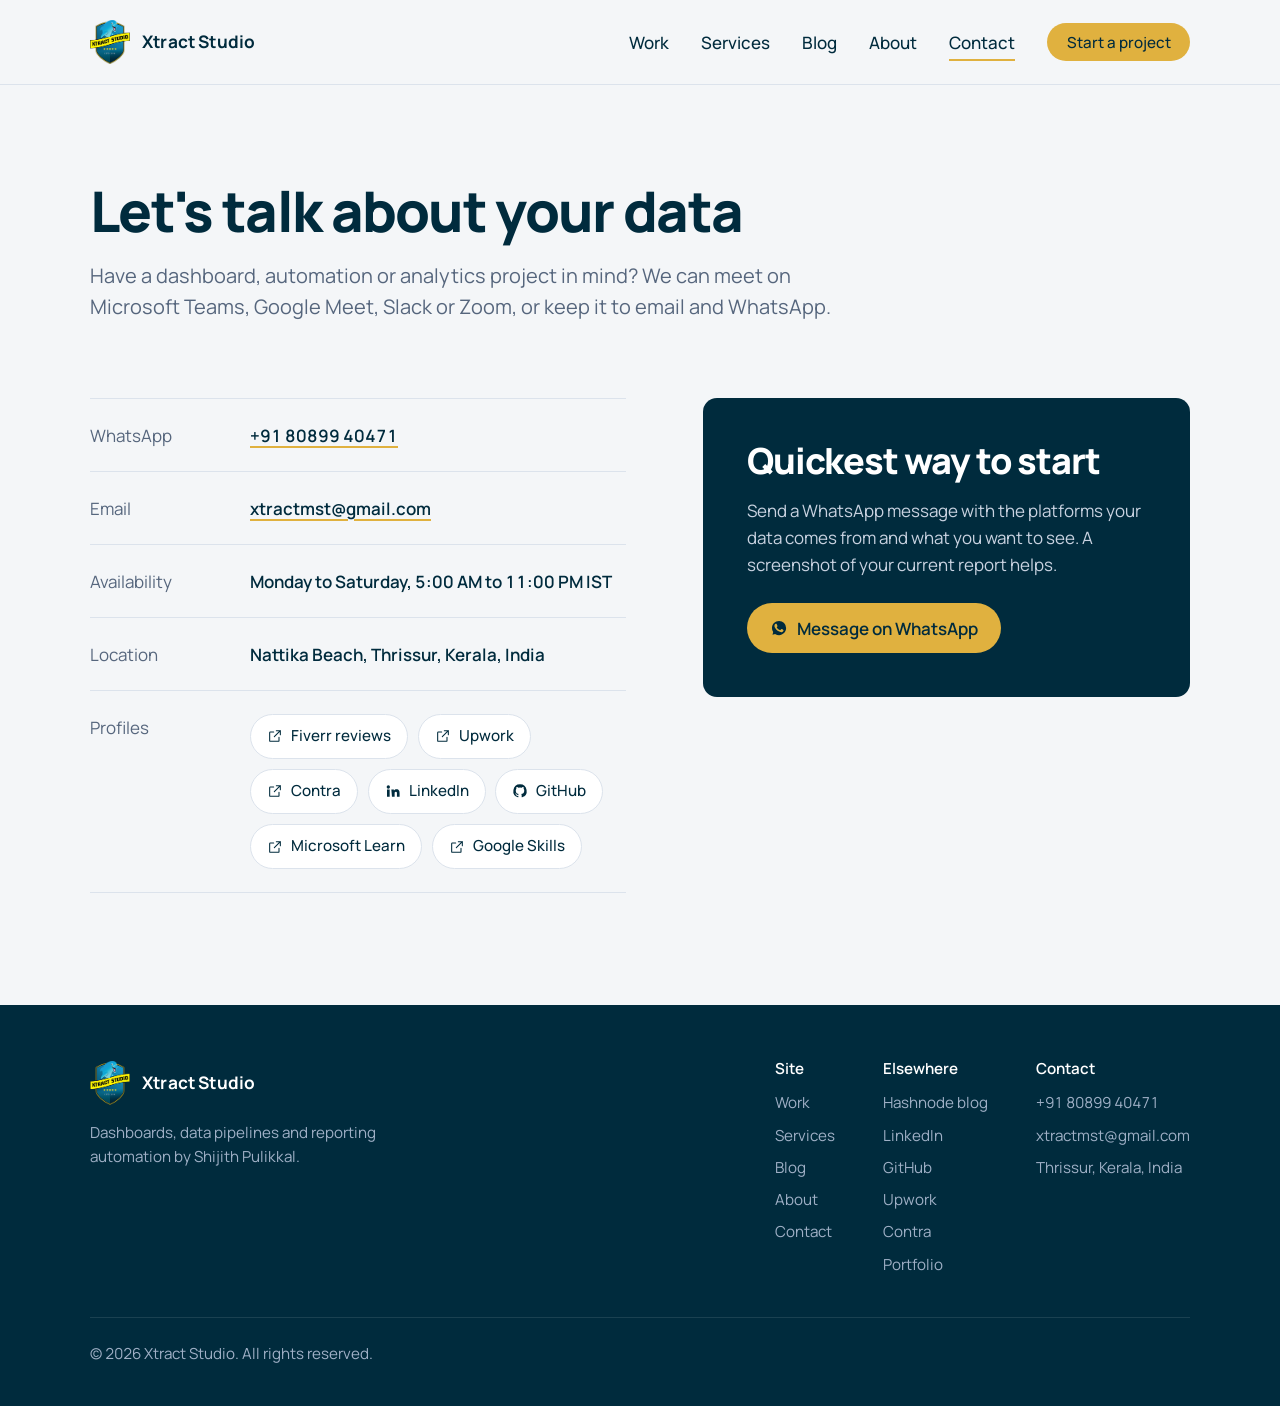
<file: contact.html>
<!DOCTYPE html>
<html lang="en">
<head>
  <meta charset="utf-8" />
  <meta name="viewport" content="width=device-width, initial-scale=1" />
  <!-- Google tag (gtag.js) -->
  <script async src="https://www.googletagmanager.com/gtag/js?id=G-8Y8CPCE5JN"></script>
  <script>
    window.dataLayer = window.dataLayer || [];
    function gtag() {dataLayer.push(arguments);}
    gtag('js', new Date());

    // Only the live site reports to GA4. Local previews (127.0.0.1, localhost, file://) stay out.
    if (!/(^|\.)xtractstudio\.com$/.test(location.hostname)) window['ga-disable-G-8Y8CPCE5JN'] = true;
    // Your own browser: open any page once with ?internal=1 to tag your visits as internal traffic
    // (GA4 then filters them out). ?internal=0 switches it off again.
    var xsInternal = false;
    try {
      var xsFlag = location.search.match(/[?&]internal=([01])/);
      if (xsFlag) localStorage.setItem('xs_internal', xsFlag[1]);
      xsInternal = localStorage.getItem('xs_internal') === '1';
    } catch (e) {}
    gtag('config', 'G-8Y8CPCE5JN', xsInternal ? { traffic_type: 'internal' } : {});

  </script>
  <!-- Meta Pixel. Same rules as GA4: only the live site, and not your own browser (?internal=1). -->
  <script>
    var XS_META_PIXEL = '2698993577203435';
    if (/(^|\.)xtractstudio\.com$/.test(location.hostname) && !xsInternal) {
      !function(f,b,e,v,n,t,s){if(f.fbq)return;n=f.fbq=function(){n.callMethod?
      n.callMethod.apply(n,arguments):n.queue.push(arguments)};if(!f._fbq)f._fbq=n;
      n.push=n;n.loaded=!0;n.version='2.0';n.queue=[];t=b.createElement(e);t.async=!0;
      t.src=v;s=b.getElementsByTagName(e)[0];s.parentNode.insertBefore(t,s)}(window,
      document,'script','https://connect.facebook.net/en_US/fbevents.js');
      fbq('init', XS_META_PIXEL);
      fbq('track', 'PageView');
    }
  </script>
  <script>
    !function (t, e) {var o, n, p, r; e.__SV || (window.posthog && window.posthog.__loaded) || (window.posthog = e, e._i = [], e.init = function (i, s, a) {function g(t, e) {var o = e.split("."); 2 == o.length && (t = t[o[0]], e = o[1]), t[e] = function () {t.push([e].concat(Array.prototype.slice.call(arguments, 0)))}} (p = t.createElement("script")).type = "text/javascript", p.crossOrigin = "anonymous", p.async = !0, p.src = s.api_host.replace(".i.posthog.com", "-assets.i.posthog.com") + "/static/array.js", (r = t.getElementsByTagName("script")[0]).parentNode.insertBefore(p, r); var u = e; for (void 0 !== a ? u = e[a] = [] : a = "posthog", u.people = u.people || [], u.toString = function (t) {var e = "posthog"; return "posthog" !== a && (e += "." + a), t || (e += " (stub)"), e}, u.people.toString = function () {return u.toString(1) + ".people (stub)"}, o = "ki Ci init qi Hi pr ji zi Di capture calculateEventProperties Qi register register_once register_for_session unregister unregister_for_session Ki getFeatureFlag getFeatureFlagPayload getFeatureFlagResult getAllFeatureFlags isFeatureEnabled reloadFeatureFlags updateFlags updateEarlyAccessFeatureEnrollment getEarlyAccessFeatures on onFeatureFlags onSurveysLoaded onSessionId getSurveys getActiveMatchingSurveys renderSurvey displaySurvey cancelPendingSurvey canRenderSurvey canRenderSurveyAsync Xi identify setPersonProperties unsetPersonProperties group resetGroups setPersonPropertiesForFlags resetPersonPropertiesForFlags setGroupPropertiesForFlags resetGroupPropertiesForFlags reset setIdentity clearIdentity get_distinct_id getGroups get_session_id get_session_replay_url alias set_config startSessionRecording stopSessionRecording sessionRecordingStarted captureException addExceptionStep captureLog startExceptionAutocapture stopExceptionAutocapture loadToolbar get_property getSessionProperty Ji Gi createPersonProfile setInternalOrTestUser Yi Ai rn opt_in_capturing opt_out_capturing has_opted_in_capturing has_opted_out_capturing get_explicit_consent_status is_capturing clear_opt_in_out_capturing Vi debug mr it getPageViewId captureTraceFeedback captureTraceMetric Oi".split(" "), n = 0; n < o.length; n++)g(u, o[n]); e._i.push([i, s, a])}, e.__SV = 1)}(document, window.posthog || []);
    posthog.init('phc_sYhWYdHEzbt7qg3gZnM7TzxZ5cc4QbgmbfTpceb8PpUT', {
      api_host: 'https://us.i.posthog.com',
      defaults: '2026-05-30',
      person_profiles: 'identified_only', // or 'always' to create profiles for anonymous users as well
    })
  </script>
  <script type="text/javascript">
      (function (c, l, a, r, i, t, y) {
        c[a] = c[a] || function () {(c[a].q = c[a].q || []).push(arguments)};
        t = l.createElement(r); t.async = 1; t.src = "https://www.clarity.ms/tag/" + i;
        y = l.getElementsByTagName(r)[0]; y.parentNode.insertBefore(t, y);
      })(window, document, "clarity", "script", "xghr2ultkp");
  </script>
  <script src="https://cdn.amplitude.com/script/3ad133c7d5454bb6b2db0efa4438f91f.js"></script>
  <script>window.amplitude.add(window.sessionReplay.plugin({sampleRate: 1})); window.amplitude.init('3ad133c7d5454bb6b2db0efa4438f91f', {"fetchRemoteConfig": true, "autocapture": true});</script>
  <title>Contact Xtract Studio | Data Analytics &amp; Dashboard Consultant</title>
  <meta name="description" content="Get in touch with Xtract Studio for Power BI dashboards, BigQuery pipelines, and analytics automation. Based in Thrissur, Kerala — available Mon–Sat, 5 AM–11 PM IST via WhatsApp, email, or video call." />
  <meta name="keywords" content="contact Xtract Studio, hire Power BI consultant, data analytics freelancer contact, Thrissur Kerala data consultant" />
  <meta name="author" content="Shijith Pulikkal" />
  <meta name="robots" content="index, follow" />
  <link rel="canonical" href="https://www.xtractstudio.com/contact" />
  <link rel="icon" href="images/favicon.png" type="image/png" />
  <meta name="theme-color" content="#002B3D" />

  <meta property="og:type" content="website" />
  <meta property="og:title" content="Contact Xtract Studio | Data Analytics &amp; Dashboard Consultant" />
  <meta property="og:description" content="Get in touch with Xtract Studio for Power BI dashboards, BigQuery pipelines, and analytics automation. Based in Thrissur, Kerala — available Mon–Sat, 5 AM–11 PM IST via WhatsApp, email, or video call." />
  <meta property="og:url" content="https://www.xtractstudio.com/contact" />
  <meta property="og:image" content="https://www.xtractstudio.com/images/hero-bg.jpg" />
  <meta property="og:site_name" content="Xtract Studio" />
  <meta name="twitter:card" content="summary_large_image" />
  <meta name="twitter:title" content="Contact Xtract Studio | Data Analytics &amp; Dashboard Consultant" />
  <meta name="twitter:description" content="Get in touch with Xtract Studio for Power BI dashboards, BigQuery pipelines, and analytics automation. Based in Thrissur, Kerala — available Mon–Sat, 5 AM–11 PM IST via WhatsApp, email, or video call." />
  <meta name="twitter:image" content="https://www.xtractstudio.com/images/hero-bg.jpg" />
  <link rel="alternate" type="application/rss+xml" title="Xtract Studio blog" href="https://xtractstudio.hashnode.dev/rss.xml" />

  <script type="application/ld+json">
{
  "@context": "https://schema.org",
  "@type": "LocalBusiness",
  "name": "Xtract Studio",
  "url": "https://www.xtractstudio.com/",
  "email": "xtractmst@gmail.com",
  "address": {
    "@type": "PostalAddress",
    "streetAddress": "Nattika Beach",
    "addressLocality": "Thrissur",
    "addressRegion": "Kerala",
    "addressCountry": "IN"
  },
  "openingHours": "Mo-Sa 05:00-23:00",
  "sameAs": [
    "https://www.linkedin.com/in/shijithpulikkal/",
    "https://github.com/shijithpulikkal"
  ]
}
  </script>

  <link rel="preconnect" href="https://fonts.googleapis.com" />
  <link rel="preconnect" href="https://fonts.gstatic.com" crossorigin />
  <link rel="stylesheet" href="https://fonts.googleapis.com/css2?family=Manrope:wght@400;500;600;700;800&display=swap" />
  <link rel="stylesheet" href="css/site.css" />
</head>
<body>
  <a class="skip" href="#main">Skip to content</a>
  <header class="site-header on-light">
    <nav class="wrap nav" aria-label="Main">
      <a class="brand" href="index.html"><img src="images/xtract-studio-logo.png" alt="" width="40" height="44" /> Xtract Studio</a>
      <button class="menu-btn" type="button" aria-expanded="false" aria-controls="nav-links"><span class="sr-only">Menu</span><svg viewBox="0 0 24 24" fill="none" stroke="currentColor" stroke-width="1.6" stroke-linecap="round" stroke-linejoin="round" aria-hidden="true"><path d="M4 7h16M4 12h16M4 17h16"/></svg></button>
      <ul class="nav-links" id="nav-links">
        <li><a href="index.html">Work</a></li>
        <li><a href="services.html">Services</a></li>
        <li><a href="blog.html">Blog</a></li>
        <li><a href="about.html">About</a></li>
        <li><a href="contact.html" aria-current="page">Contact</a></li>
        <li><a class="btn btn-gold nav-cta" href="https://wa.me/918089940471?text=Hi%20I%20am%20interested%20in%20your%20dashboard%20services" target="_blank" rel="noopener">Start a project</a></li>
      </ul>
    </nav>
  </header>

  <main id="main">
    <section class="page-intro">
      <div class="wrap">
        <h1>Let's talk about your data</h1>
        <p class="lede">Have a dashboard, automation or analytics project in mind? We can meet on Microsoft Teams, Google Meet, Slack or Zoom, or keep it to email and WhatsApp.</p>
      </div>
    </section>
    <section class="section tight-top">
      <div class="wrap contact-grid">
        <ul class="channels">
          <li><span class="k">WhatsApp</span><span class="v"><a href="https://wa.me/918089940471" target="_blank" rel="noopener">+91 80899 40471</a></span></li>
          <li><span class="k">Email</span><span class="v"><a href="mailto:xtractmst@gmail.com">xtractmst@gmail.com</a></span></li>
          <li><span class="k">Availability</span><span class="v">Monday to Saturday, 5:00 AM to 11:00 PM IST</span></li>
          <li><span class="k">Location</span><span class="v">Nattika Beach, Thrissur, Kerala, India</span></li>
          <li><span class="k">Profiles</span><span class="v"><ul class="profiles" style="margin:0"><li><a href="https://datastudio.google.com/u/0/reporting/a0b1bacf-2684-4562-b393-e822d9ecb8a8/page/wh5oC" target="_blank" rel="noopener"><svg viewBox="0 0 24 24" fill="none" stroke="currentColor" stroke-width="1.6" stroke-linecap="round" stroke-linejoin="round" aria-hidden="true"><path d="M14 4h6v6M20 4l-9 9M18 14v5a1 1 0 0 1-1 1H5a1 1 0 0 1-1-1V7a1 1 0 0 1 1-1h5"/></svg> Fiverr reviews</a></li><li><a href="https://www.upwork.com/freelancers/~01da24a1d100ec3e19?mp_source=share" target="_blank" rel="noopener"><svg viewBox="0 0 24 24" fill="none" stroke="currentColor" stroke-width="1.6" stroke-linecap="round" stroke-linejoin="round" aria-hidden="true"><path d="M14 4h6v6M20 4l-9 9M18 14v5a1 1 0 0 1-1 1H5a1 1 0 0 1-1-1V7a1 1 0 0 1 1-1h5"/></svg> Upwork</a></li><li><a href="https://contra.com/shijith_pulikkal_jbb0nyao" target="_blank" rel="noopener"><svg viewBox="0 0 24 24" fill="none" stroke="currentColor" stroke-width="1.6" stroke-linecap="round" stroke-linejoin="round" aria-hidden="true"><path d="M14 4h6v6M20 4l-9 9M18 14v5a1 1 0 0 1-1 1H5a1 1 0 0 1-1-1V7a1 1 0 0 1 1-1h5"/></svg> Contra</a></li><li><a href="https://www.linkedin.com/in/shijithpulikkal/" target="_blank" rel="noopener"><svg viewBox="0 0 24 24" fill="currentColor" aria-hidden="true"><path d="M4.98 3.5a2.5 2.5 0 1 1 0 5 2.5 2.5 0 0 1 0-5zM3 9.75h4v11H3zM9.5 9.75h3.8v1.5h.06c.53-1 1.83-2.06 3.77-2.06 4.03 0 4.77 2.65 4.77 6.1v5.46h-4v-4.84c0-1.16-.02-2.64-1.6-2.64-1.62 0-1.86 1.26-1.86 2.56v4.92h-4z"/></svg> LinkedIn</a></li><li><a href="https://github.com/shijithpulikkal" target="_blank" rel="noopener"><svg viewBox="0 0 24 24" fill="currentColor" aria-hidden="true"><path d="M12 2a10 10 0 0 0-3.16 19.49c.5.09.68-.22.68-.48v-1.7c-2.78.6-3.37-1.34-3.37-1.34-.45-1.16-1.11-1.47-1.11-1.47-.91-.62.07-.6.07-.6 1 .07 1.53 1.03 1.53 1.03.9 1.52 2.34 1.08 2.91.83.09-.65.35-1.09.63-1.34-2.22-.25-4.55-1.11-4.55-4.94 0-1.09.39-1.98 1.03-2.68-.1-.25-.45-1.27.1-2.65 0 0 .84-.27 2.75 1.02a9.58 9.58 0 0 1 5 0c1.91-1.3 2.75-1.02 2.75-1.02.55 1.38.2 2.4.1 2.65.64.7 1.03 1.59 1.03 2.68 0 3.84-2.34 4.68-4.57 4.93.36.31.68.92.68 1.85v2.74c0 .27.18.58.69.48A10 10 0 0 0 12 2z"/></svg> GitHub</a></li><li><a href="https://learn.microsoft.com/en-us/users/shijithpulikkal/" target="_blank" rel="noopener"><svg viewBox="0 0 24 24" fill="none" stroke="currentColor" stroke-width="1.6" stroke-linecap="round" stroke-linejoin="round" aria-hidden="true"><path d="M14 4h6v6M20 4l-9 9M18 14v5a1 1 0 0 1-1 1H5a1 1 0 0 1-1-1V7a1 1 0 0 1 1-1h5"/></svg> Microsoft Learn</a></li><li><a href="https://www.skills.google/public_profiles/c499ecbe-ee2f-4a28-b244-1a22dd89892c" target="_blank" rel="noopener"><svg viewBox="0 0 24 24" fill="none" stroke="currentColor" stroke-width="1.6" stroke-linecap="round" stroke-linejoin="round" aria-hidden="true"><path d="M14 4h6v6M20 4l-9 9M18 14v5a1 1 0 0 1-1 1H5a1 1 0 0 1-1-1V7a1 1 0 0 1 1-1h5"/></svg> Google Skills</a></li></ul></span></li>
        </ul>
        <div class="contact-card">
          <h2>Quickest way to start</h2>
          <p>Send a WhatsApp message with the platforms your data comes from and what you want to see. A screenshot of your current report helps.</p>
          <a class="btn btn-gold" href="https://wa.me/918089940471?text=Hi%20I%20am%20interested%20in%20your%20dashboard%20services" target="_blank" rel="noopener"><svg viewBox="0 0 24 24" fill="currentColor" aria-hidden="true"><path d="M17.47 14.38c-.3-.15-1.76-.87-2.03-.97-.28-.1-.48-.15-.68.15-.2.3-.77.97-.95 1.17-.17.2-.35.22-.65.07-.3-.15-1.26-.46-2.4-1.48-.89-.79-1.49-1.77-1.66-2.07-.17-.3-.02-.46.13-.61.14-.13.3-.35.45-.52.15-.18.2-.3.3-.5.1-.2.05-.38-.02-.53-.08-.15-.68-1.62-.93-2.22-.24-.58-.49-.5-.68-.51h-.57c-.2 0-.52.07-.8.37-.27.3-1.04 1.02-1.04 2.48s1.07 2.88 1.21 3.08c.15.2 2.1 3.2 5.08 4.49.71.3 1.27.49 1.7.63.72.23 1.37.2 1.88.12.58-.09 1.76-.72 2-1.41.25-.7.25-1.29.18-1.41-.08-.13-.28-.2-.58-.35zM12.05 21.5h-.01a9.4 9.4 0 0 1-4.8-1.32l-.34-.2-3.57.94.95-3.48-.22-.36a9.4 9.4 0 0 1-1.44-5.02c0-5.2 4.23-9.43 9.44-9.43 2.52 0 4.89.98 6.67 2.77a9.37 9.37 0 0 1 2.76 6.67c0 5.2-4.24 9.43-9.44 9.43z"/></svg> Message on WhatsApp</a>
        </div>
      </div>
    </section>
  </main>

  <footer class="site-footer">
    <div class="wrap">
      <div class="footer-top">
        <div>
          <a class="brand" href="index.html"><img src="images/xtract-studio-logo.png" alt="" width="40" height="44" /> Xtract Studio</a>
          <p style="margin-top:1rem;max-width:22em">Dashboards, data pipelines and reporting automation by Shijith Pulikkal.</p>
        </div>
        <div class="footer-cols">
          <div>
            <h2>Site</h2>
            <ul><li><a href="index.html">Work</a></li><li><a href="services.html">Services</a></li><li><a href="blog.html">Blog</a></li><li><a href="about.html">About</a></li><li><a href="contact.html">Contact</a></li></ul>
          </div>
          <div>
            <h2>Elsewhere</h2>
            <ul>
              <li><a href="https://xtractstudio.hashnode.dev/" target="_blank" rel="noopener">Hashnode blog</a></li>
              <li><a href="https://www.linkedin.com/in/shijithpulikkal/" rel="noopener">LinkedIn</a></li>
              <li><a href="https://github.com/shijithpulikkal" rel="noopener">GitHub</a></li>
              <li><a href="https://www.upwork.com/freelancers/~01da24a1d100ec3e19?mp_source=share" rel="noopener">Upwork</a></li>
              <li><a href="https://contra.com/shijith_pulikkal_jbb0nyao" rel="noopener">Contra</a></li><li><a href="https://shijithpulikkal.github.io/index.html" target="_blank" rel="noopener">Portfolio</a></li>
            </ul>
          </div>
          <div>
            <h2>Contact</h2>
            <ul>
              <li><a href="https://wa.me/918089940471" rel="noopener">+91 80899 40471</a></li>
              <li><a href="mailto:xtractmst@gmail.com">xtractmst@gmail.com</a></li>
              <li>Thrissur, Kerala, India</li>
            </ul>
          </div>
        </div>
      </div>
      <div class="footer-bottom">
        <p style="margin:0">&copy; <span data-year>2026</span> Xtract Studio. All rights reserved.</p>
      </div>
    </div>
  </footer>
  <script src="js/posts.js" defer></script>
  <script src="js/site.js" defer></script>
</body>
</html>
</file>
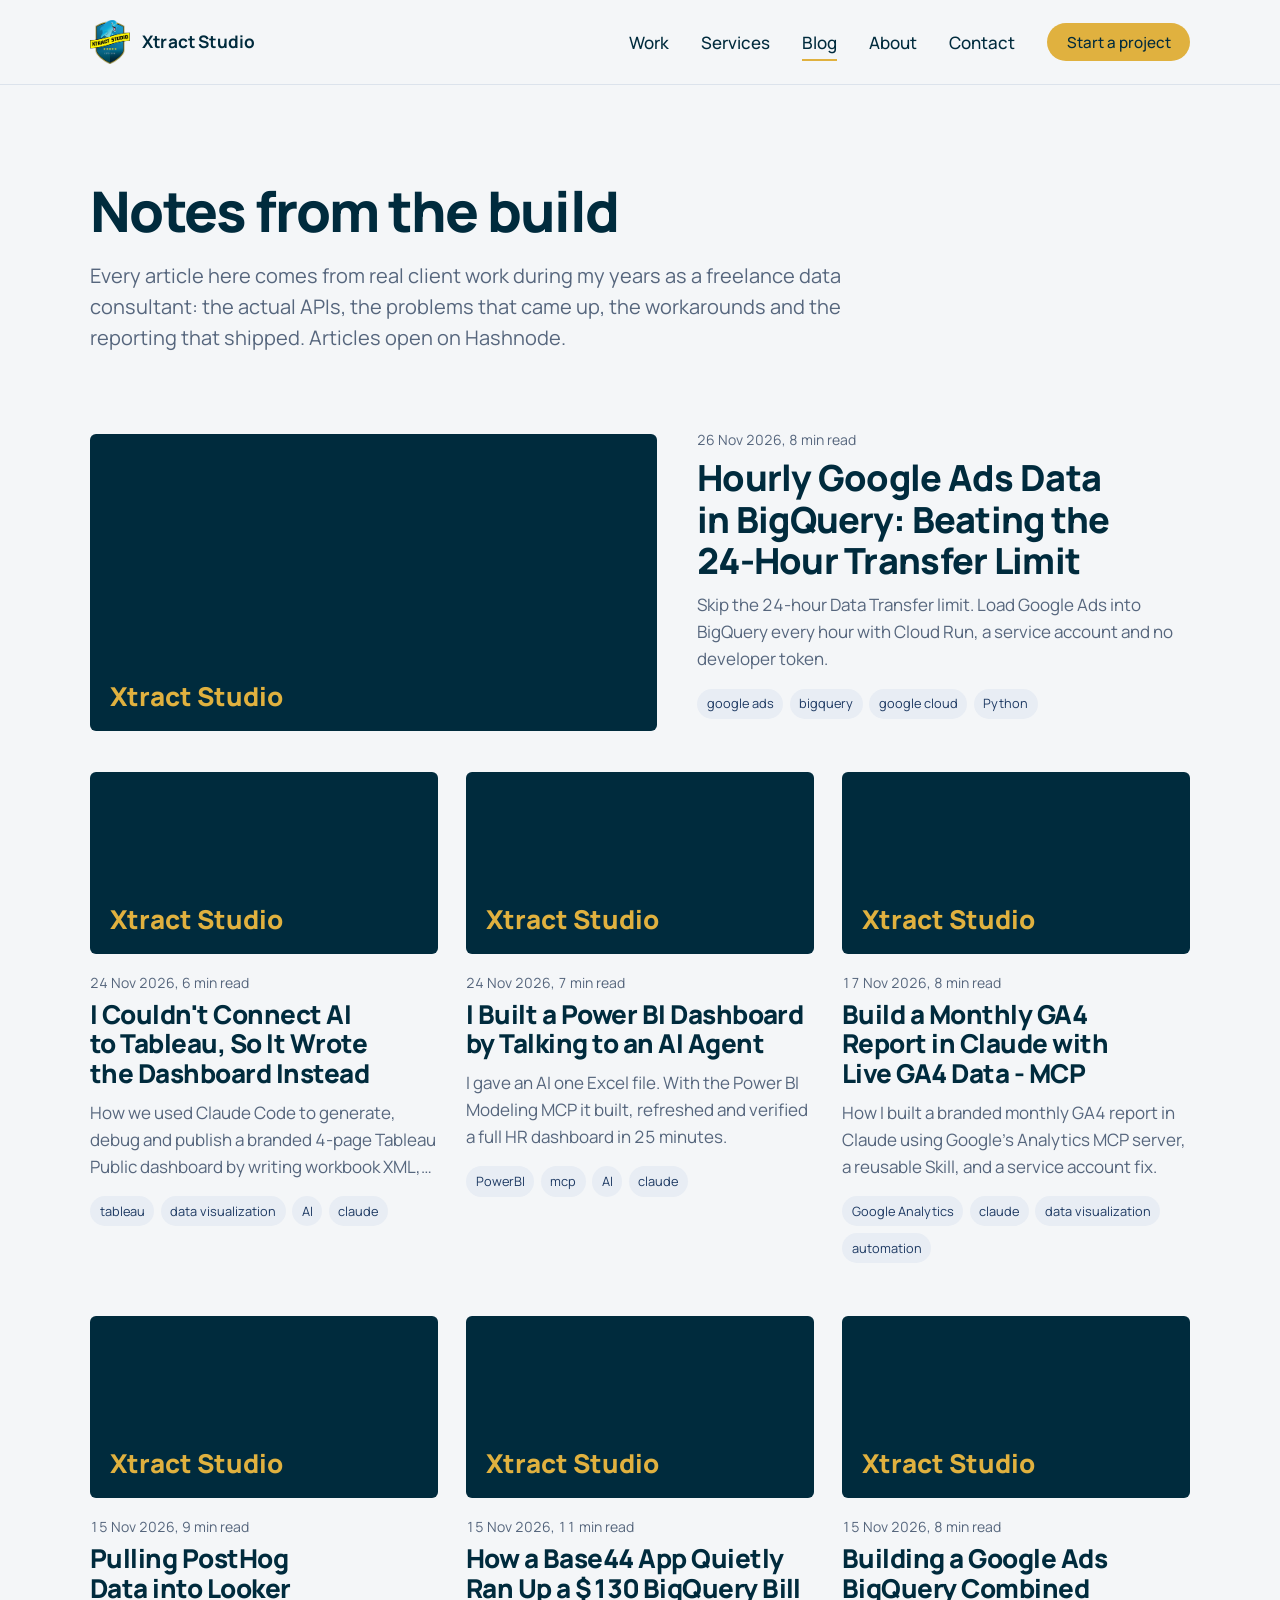
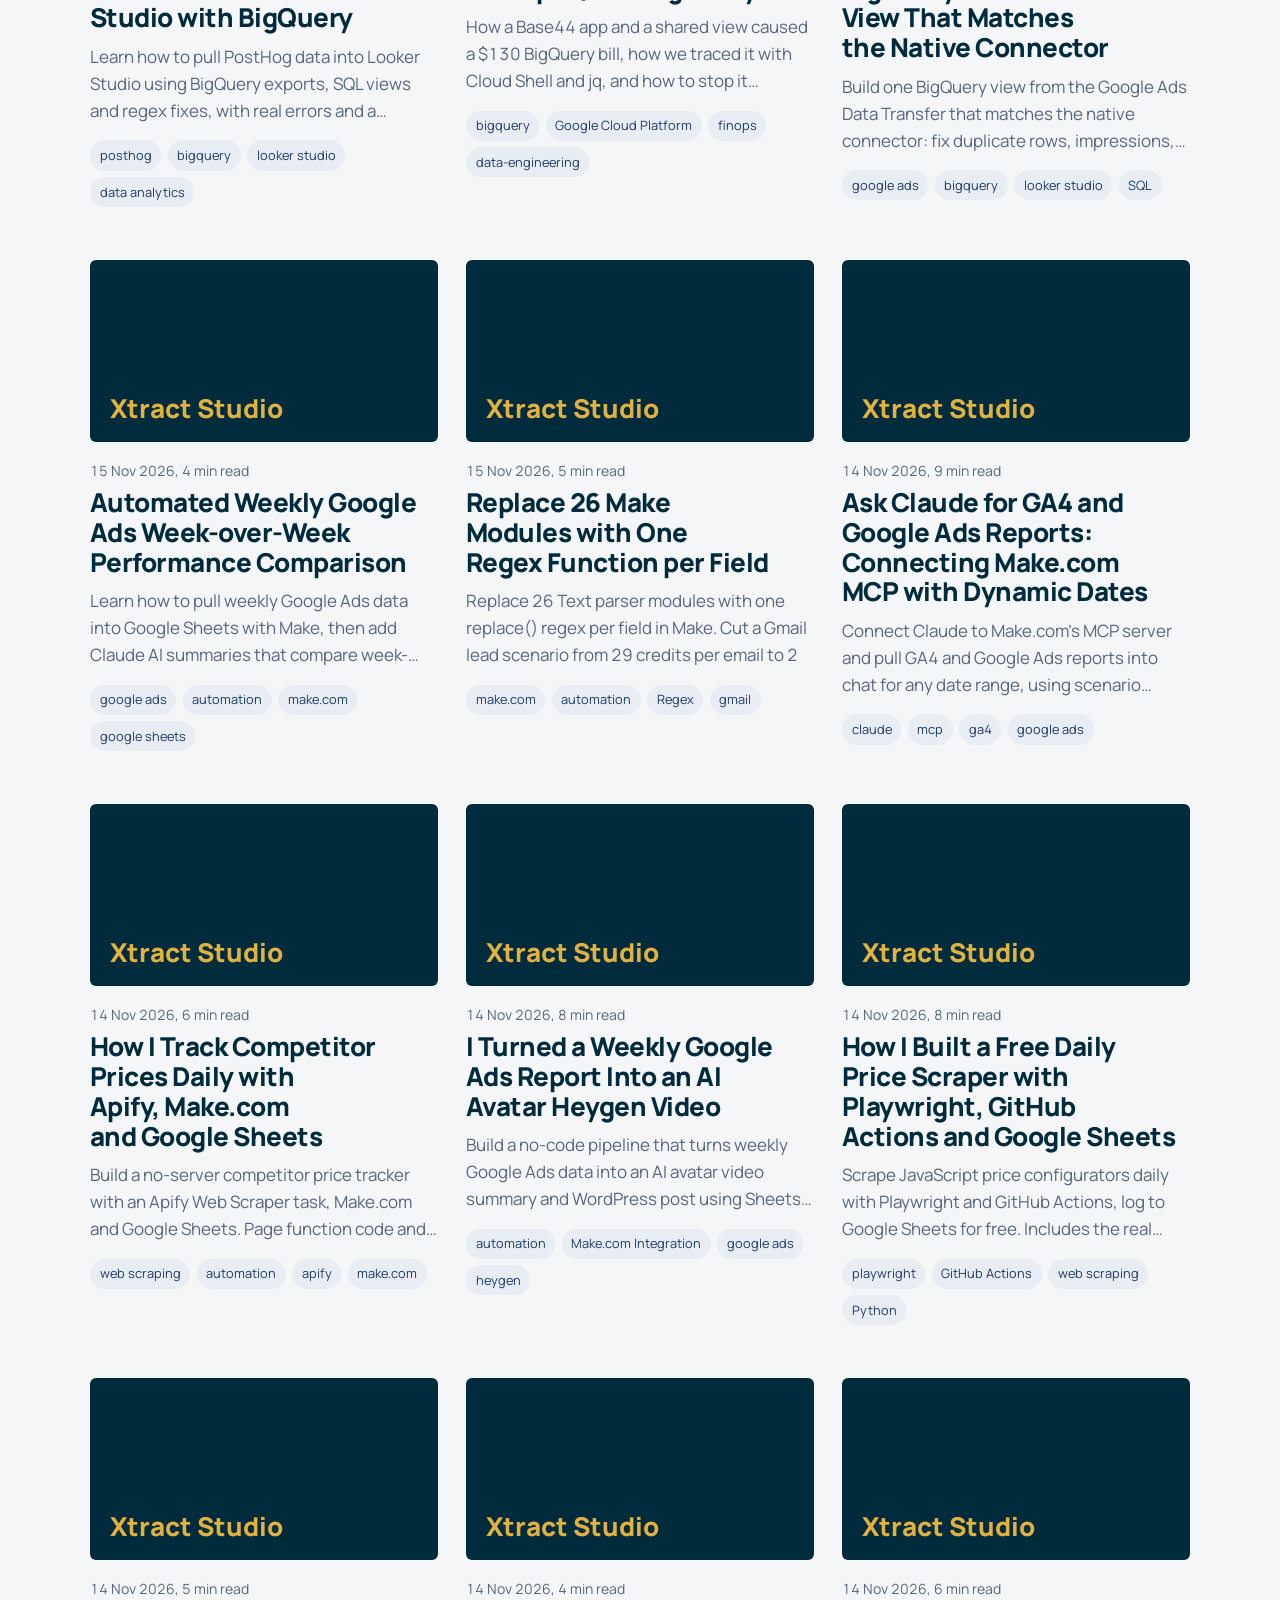
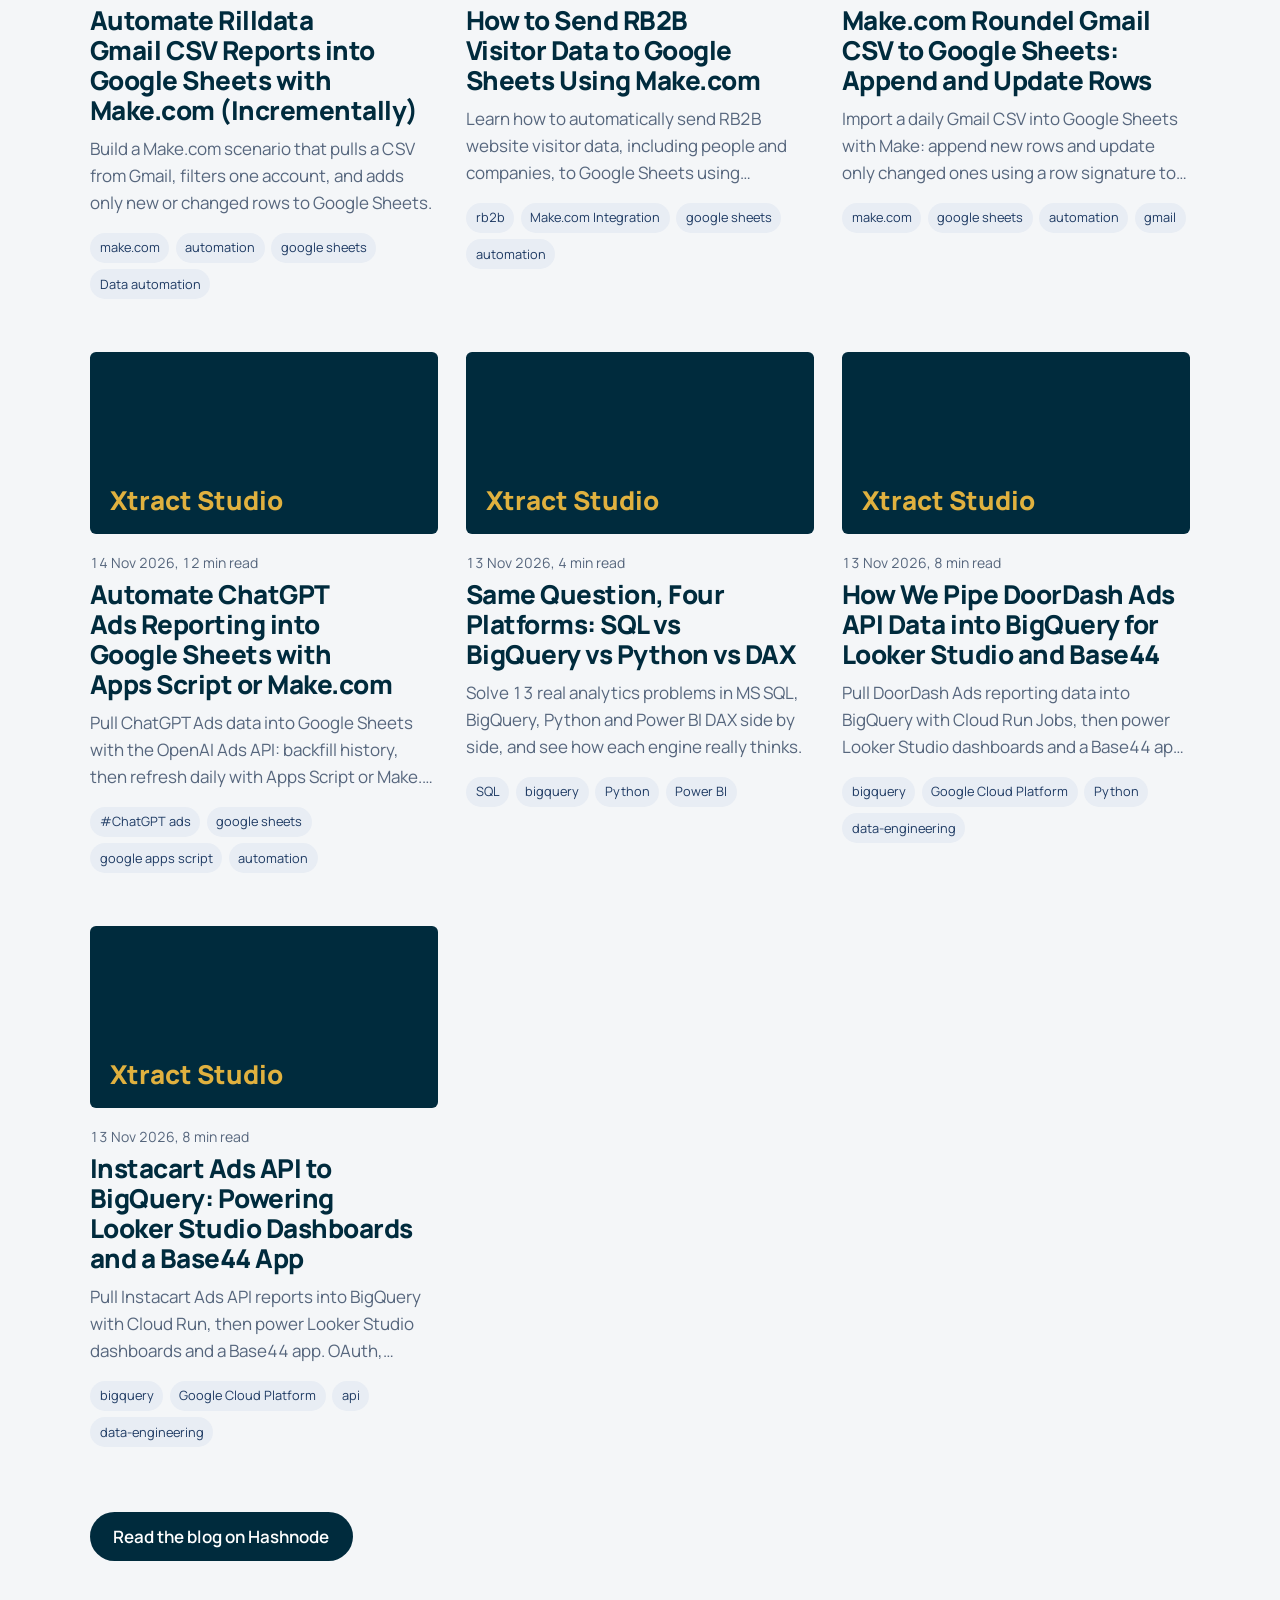
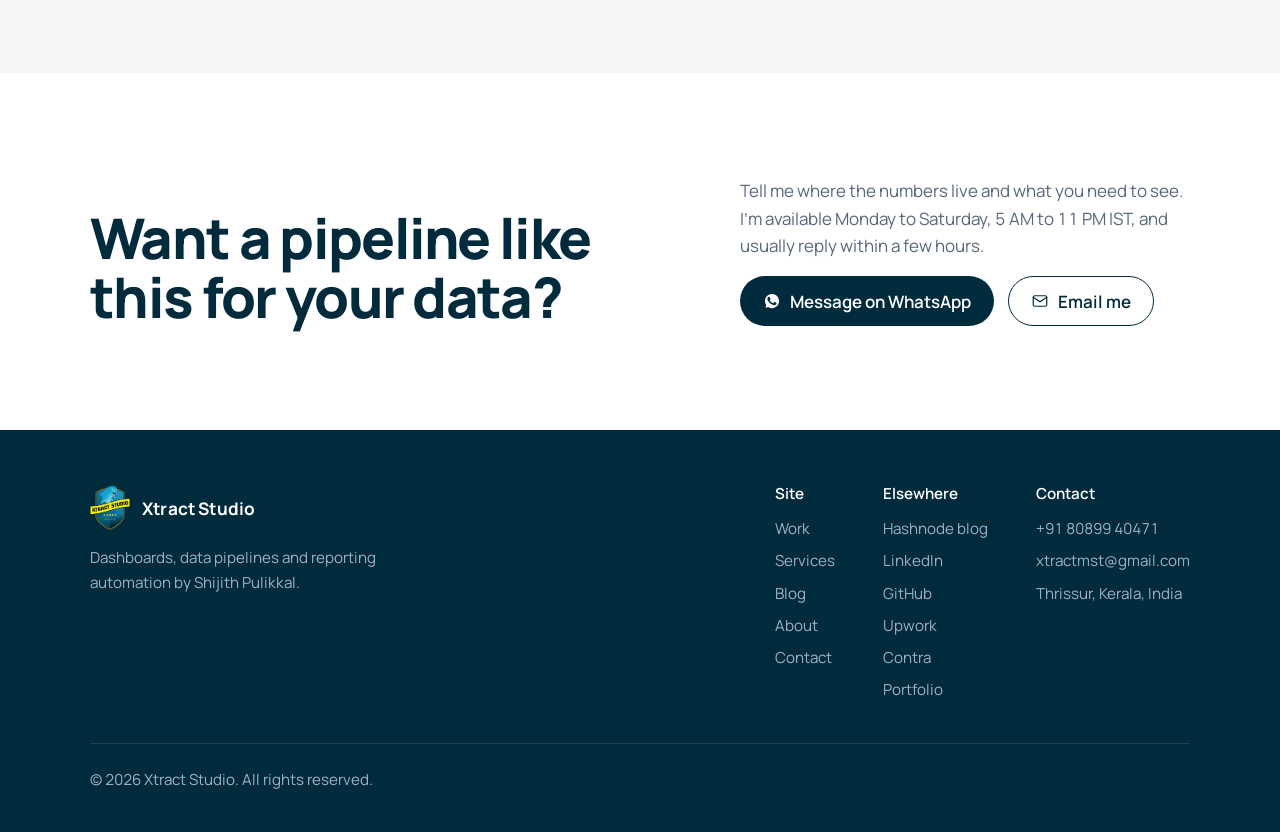
<file: eda.html>
<!DOCTYPE html>
<html lang="en">
<head>
  <meta charset="utf-8" />
  <title>Moved | Xtract Studio</title>
  <meta name="robots" content="noindex, follow" />
  <link rel="canonical" href="https://www.xtractstudio.com/blog" />
  <meta http-equiv="refresh" content="0; url=blog.html" />
  <script>location.replace("blog.html");</script>
</head>
<body><p>This page has moved. <a href="blog.html">Continue to Xtract Studio</a>.</p></body>
</html>
</file>
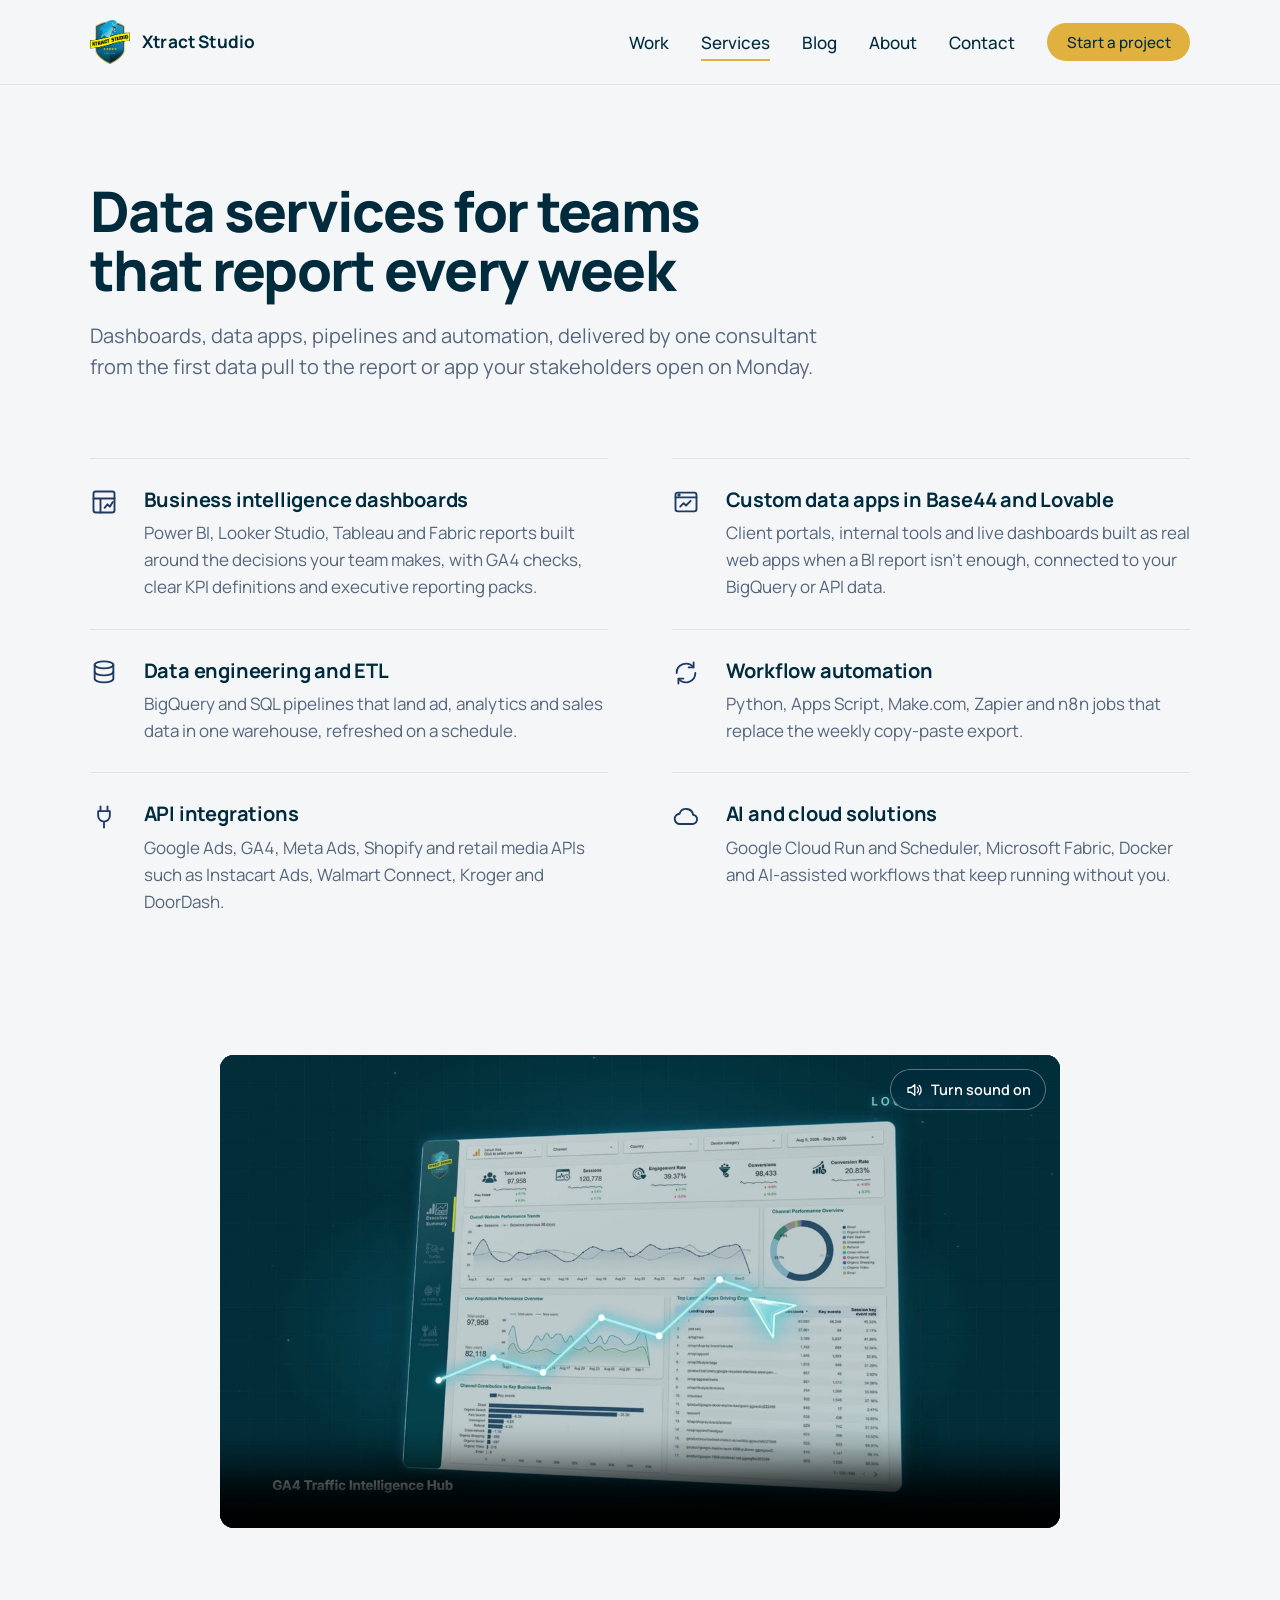
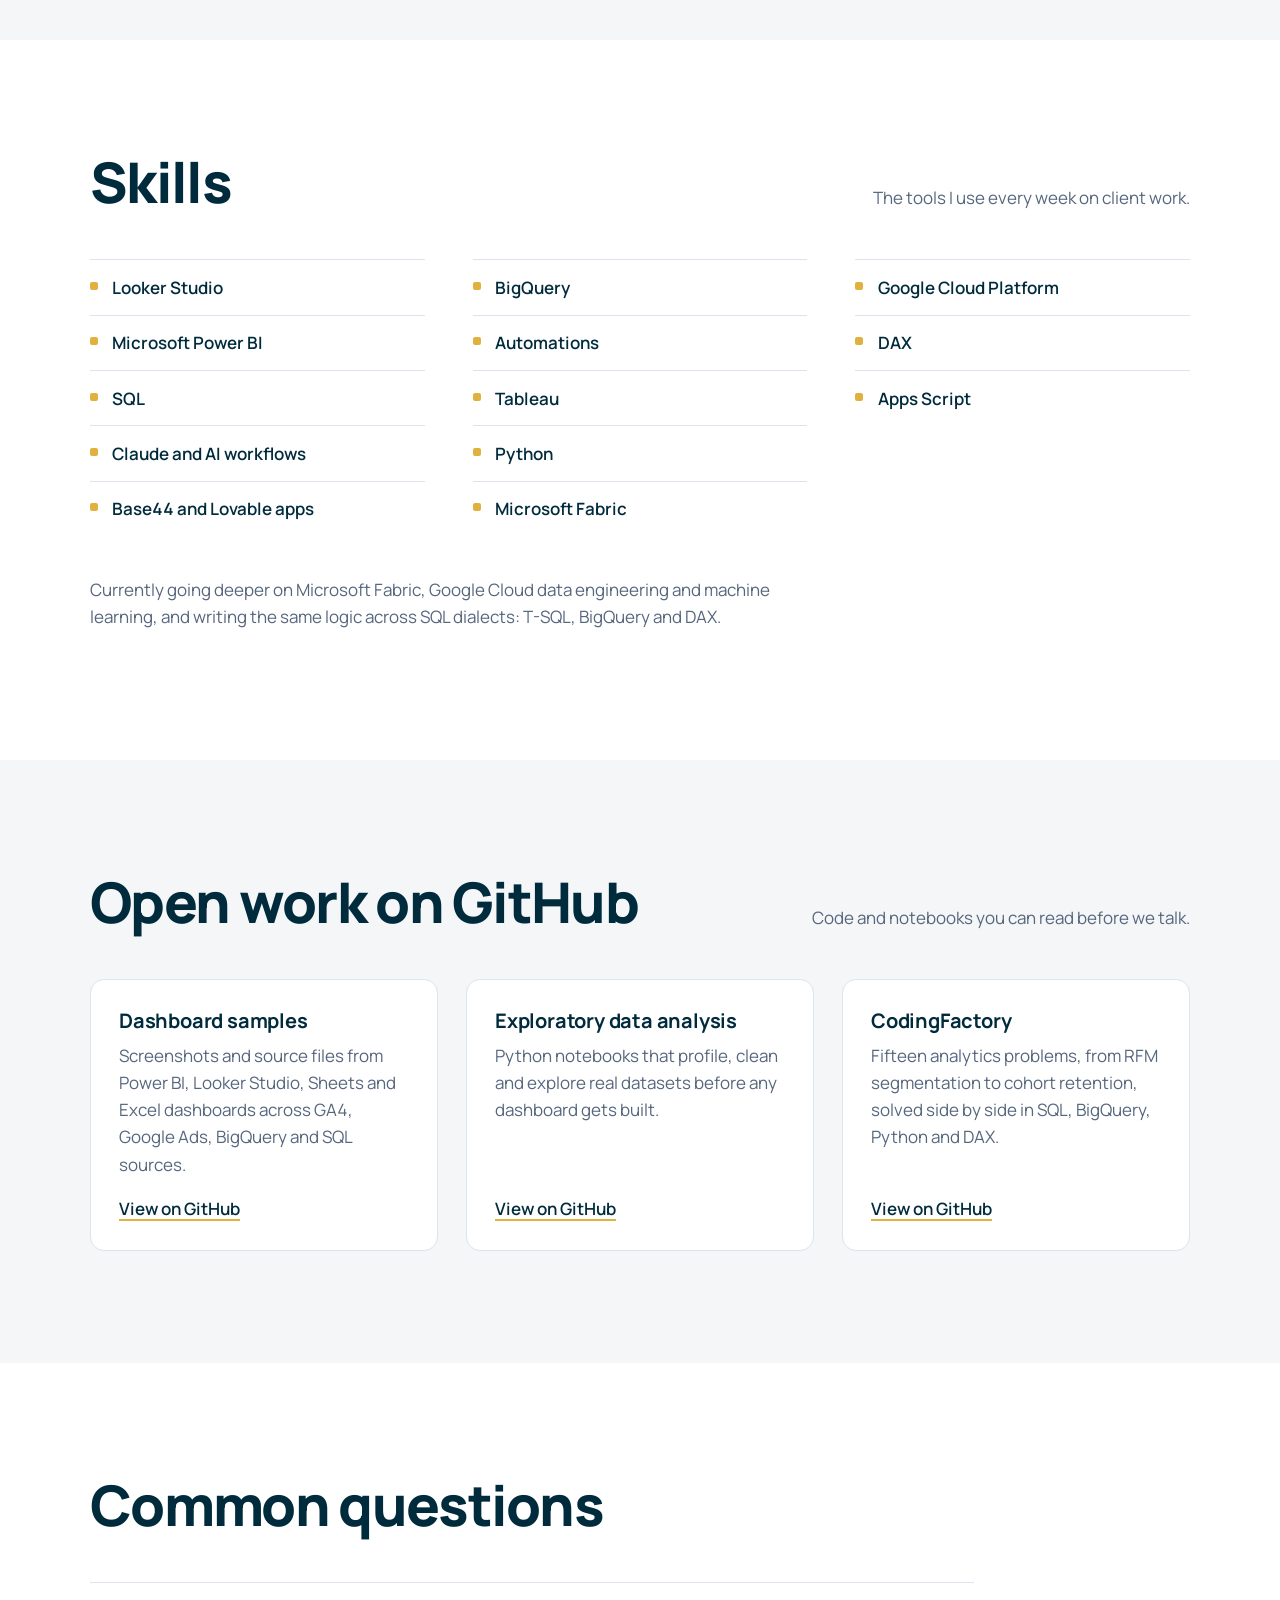
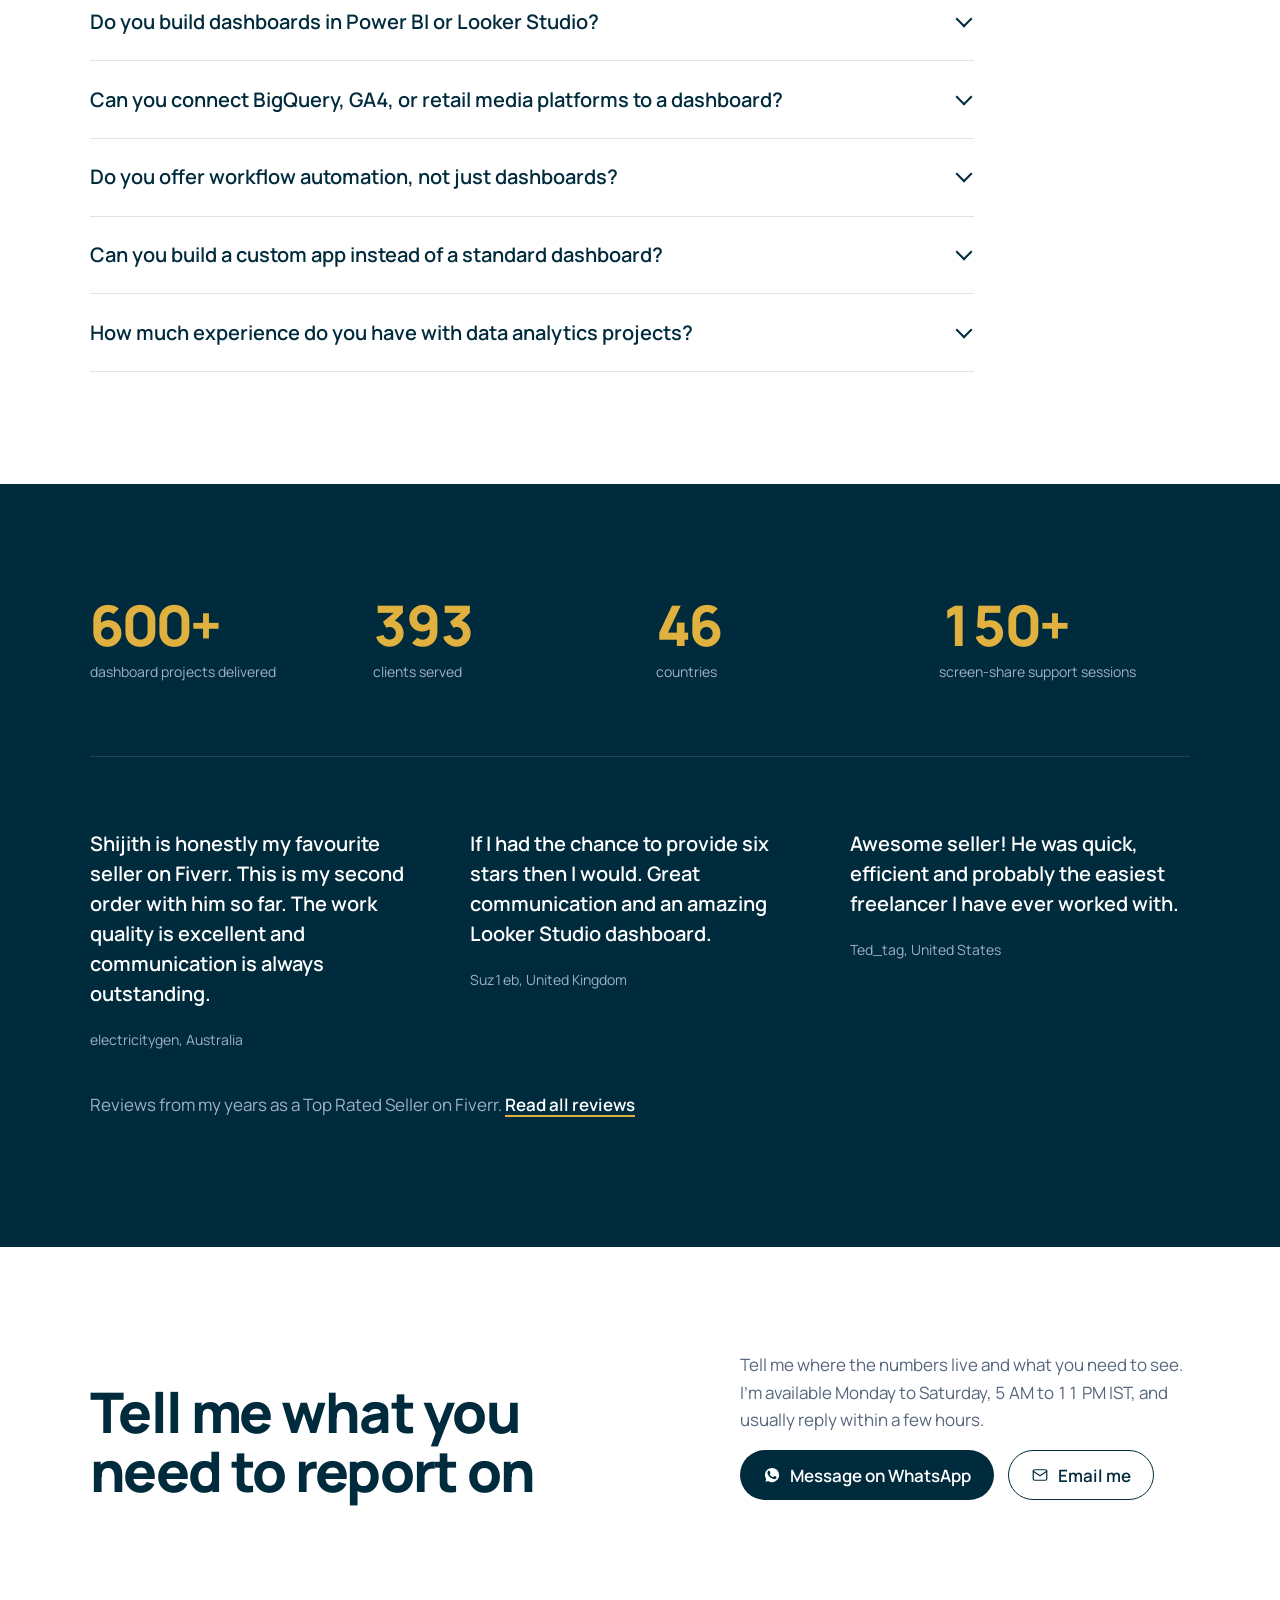
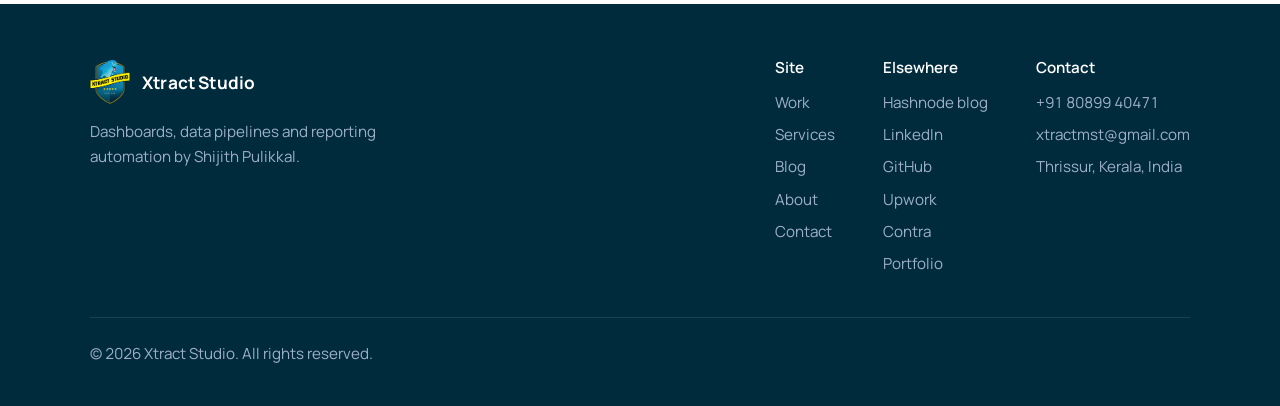
<file: services.html>
<!DOCTYPE html>
<html lang="en">
<head>
  <meta charset="utf-8" />
  <meta name="viewport" content="width=device-width, initial-scale=1" />
  <!-- Google tag (gtag.js) -->
  <script async src="https://www.googletagmanager.com/gtag/js?id=G-8Y8CPCE5JN"></script>
  <script>
    window.dataLayer = window.dataLayer || [];
    function gtag() {dataLayer.push(arguments);}
    gtag('js', new Date());

    // Only the live site reports to GA4. Local previews (127.0.0.1, localhost, file://) stay out.
    if (!/(^|\.)xtractstudio\.com$/.test(location.hostname)) window['ga-disable-G-8Y8CPCE5JN'] = true;
    // Your own browser: open any page once with ?internal=1 to tag your visits as internal traffic
    // (GA4 then filters them out). ?internal=0 switches it off again.
    var xsInternal = false;
    try {
      var xsFlag = location.search.match(/[?&]internal=([01])/);
      if (xsFlag) localStorage.setItem('xs_internal', xsFlag[1]);
      xsInternal = localStorage.getItem('xs_internal') === '1';
    } catch (e) {}
    gtag('config', 'G-8Y8CPCE5JN', xsInternal ? { traffic_type: 'internal' } : {});

  </script>
  <!-- Meta Pixel. Same rules as GA4: only the live site, and not your own browser (?internal=1). -->
  <script>
    var XS_META_PIXEL = '2698993577203435';
    if (/(^|\.)xtractstudio\.com$/.test(location.hostname) && !xsInternal) {
      !function(f,b,e,v,n,t,s){if(f.fbq)return;n=f.fbq=function(){n.callMethod?
      n.callMethod.apply(n,arguments):n.queue.push(arguments)};if(!f._fbq)f._fbq=n;
      n.push=n;n.loaded=!0;n.version='2.0';n.queue=[];t=b.createElement(e);t.async=!0;
      t.src=v;s=b.getElementsByTagName(e)[0];s.parentNode.insertBefore(t,s)}(window,
      document,'script','https://connect.facebook.net/en_US/fbevents.js');
      fbq('init', XS_META_PIXEL);
      fbq('track', 'PageView');
    }
  </script>
  <script>
    !function (t, e) {var o, n, p, r; e.__SV || (window.posthog && window.posthog.__loaded) || (window.posthog = e, e._i = [], e.init = function (i, s, a) {function g(t, e) {var o = e.split("."); 2 == o.length && (t = t[o[0]], e = o[1]), t[e] = function () {t.push([e].concat(Array.prototype.slice.call(arguments, 0)))}} (p = t.createElement("script")).type = "text/javascript", p.crossOrigin = "anonymous", p.async = !0, p.src = s.api_host.replace(".i.posthog.com", "-assets.i.posthog.com") + "/static/array.js", (r = t.getElementsByTagName("script")[0]).parentNode.insertBefore(p, r); var u = e; for (void 0 !== a ? u = e[a] = [] : a = "posthog", u.people = u.people || [], u.toString = function (t) {var e = "posthog"; return "posthog" !== a && (e += "." + a), t || (e += " (stub)"), e}, u.people.toString = function () {return u.toString(1) + ".people (stub)"}, o = "ki Ci init qi Hi pr ji zi Di capture calculateEventProperties Qi register register_once register_for_session unregister unregister_for_session Ki getFeatureFlag getFeatureFlagPayload getFeatureFlagResult getAllFeatureFlags isFeatureEnabled reloadFeatureFlags updateFlags updateEarlyAccessFeatureEnrollment getEarlyAccessFeatures on onFeatureFlags onSurveysLoaded onSessionId getSurveys getActiveMatchingSurveys renderSurvey displaySurvey cancelPendingSurvey canRenderSurvey canRenderSurveyAsync Xi identify setPersonProperties unsetPersonProperties group resetGroups setPersonPropertiesForFlags resetPersonPropertiesForFlags setGroupPropertiesForFlags resetGroupPropertiesForFlags reset setIdentity clearIdentity get_distinct_id getGroups get_session_id get_session_replay_url alias set_config startSessionRecording stopSessionRecording sessionRecordingStarted captureException addExceptionStep captureLog startExceptionAutocapture stopExceptionAutocapture loadToolbar get_property getSessionProperty Ji Gi createPersonProfile setInternalOrTestUser Yi Ai rn opt_in_capturing opt_out_capturing has_opted_in_capturing has_opted_out_capturing get_explicit_consent_status is_capturing clear_opt_in_out_capturing Vi debug mr it getPageViewId captureTraceFeedback captureTraceMetric Oi".split(" "), n = 0; n < o.length; n++)g(u, o[n]); e._i.push([i, s, a])}, e.__SV = 1)}(document, window.posthog || []);
    posthog.init('phc_sYhWYdHEzbt7qg3gZnM7TzxZ5cc4QbgmbfTpceb8PpUT', {
      api_host: 'https://us.i.posthog.com',
      defaults: '2026-05-30',
      person_profiles: 'identified_only', // or 'always' to create profiles for anonymous users as well
    })
  </script>
  <script type="text/javascript">
      (function (c, l, a, r, i, t, y) {
        c[a] = c[a] || function () {(c[a].q = c[a].q || []).push(arguments)};
        t = l.createElement(r); t.async = 1; t.src = "https://www.clarity.ms/tag/" + i;
        y = l.getElementsByTagName(r)[0]; y.parentNode.insertBefore(t, y);
      })(window, document, "clarity", "script", "xghr2ultkp");
  </script>
  <script src="https://cdn.amplitude.com/script/3ad133c7d5454bb6b2db0efa4438f91f.js"></script>
  <script>window.amplitude.add(window.sessionReplay.plugin({sampleRate: 1})); window.amplitude.init('3ad133c7d5454bb6b2db0efa4438f91f', {"fetchRemoteConfig": true, "autocapture": true});</script>
  <title>Data Analytics &amp; BI Services | Power BI, BigQuery, Automation | Xtract Studio</title>
  <meta name="description" content="Freelance data analytics services: Power BI &amp; Looker Studio dashboards, custom Base44 and Lovable data apps, BigQuery/SQL pipelines, workflow automation and GA4 reporting. 600+ projects for 390+ clients in 46+ countries." />
  <meta name="keywords" content="Power BI consultant, BigQuery data pipelines, data analytics services, workflow automation, dashboard development freelancer" />
  <meta name="author" content="Shijith Pulikkal" />
  <meta name="robots" content="index, follow" />
  <link rel="canonical" href="https://www.xtractstudio.com/services" />
  <link rel="icon" href="images/favicon.png" type="image/png" />
  <meta name="theme-color" content="#002B3D" />

  <meta property="og:type" content="website" />
  <meta property="og:title" content="Data Analytics &amp; BI Services | Power BI, BigQuery, Automation | Xtract Studio" />
  <meta property="og:description" content="Freelance data analytics services: Power BI &amp; Looker Studio dashboards, custom Base44 and Lovable data apps, BigQuery/SQL pipelines, workflow automation and GA4 reporting. 600+ projects for 390+ clients in 46+ countries." />
  <meta property="og:url" content="https://www.xtractstudio.com/services" />
  <meta property="og:image" content="https://www.xtractstudio.com/images/hero-bg.jpg" />
  <meta property="og:site_name" content="Xtract Studio" />
  <meta name="twitter:card" content="summary_large_image" />
  <meta name="twitter:title" content="Data Analytics &amp; BI Services | Power BI, BigQuery, Automation | Xtract Studio" />
  <meta name="twitter:description" content="Freelance data analytics services: Power BI &amp; Looker Studio dashboards, custom Base44 and Lovable data apps, BigQuery/SQL pipelines, workflow automation and GA4 reporting. 600+ projects for 390+ clients in 46+ countries." />
  <meta name="twitter:image" content="https://www.xtractstudio.com/images/hero-bg.jpg" />
  <link rel="alternate" type="application/rss+xml" title="Xtract Studio blog" href="https://xtractstudio.hashnode.dev/rss.xml" />

  <script type="application/ld+json">
{
  "@context": "https://schema.org",
  "@type": "Service",
  "serviceType": "Data Analytics and Business Intelligence Consulting",
  "provider": {
    "@type": "Person",
    "name": "Shijith Pulikkal",
    "url": "https://shijithpulikkal.github.io/"
  },
  "areaServed": "Worldwide",
  "hasOfferCatalog": {
    "@type": "OfferCatalog",
    "name": "Xtract Studio Services",
    "itemListElement": [
      {
        "@type": "Offer",
        "itemOffered": {
          "@type": "Service",
          "name": "Business Intelligence Dashboards (Power BI, Looker Studio, Tableau, Microsoft Fabric)"
        }
      },
      {
        "@type": "Offer",
        "itemOffered": {
          "@type": "Service",
          "name": "Custom Data Apps and Dashboards (Base44, Lovable)"
        }
      },
      {
        "@type": "Offer",
        "itemOffered": {
          "@type": "Service",
          "name": "Data Engineering & ETL (BigQuery, SQL, cloud data warehousing)"
        }
      },
      {
        "@type": "Offer",
        "itemOffered": {
          "@type": "Service",
          "name": "Workflow Automation (Python, Apps Script, Make.com, Zapier, n8n)"
        }
      },
      {
        "@type": "Offer",
        "itemOffered": {
          "@type": "Service",
          "name": "API Integration (Google Ads, GA4, Meta Ads, Shopify, BigQuery)"
        }
      },
      {
        "@type": "Offer",
        "itemOffered": {
          "@type": "Service",
          "name": "Analytics & Reporting (GA4, KPI reporting, executive dashboards)"
        }
      },
      {
        "@type": "Offer",
        "itemOffered": {
          "@type": "Service",
          "name": "AI & Cloud Solutions (GCP, Microsoft Fabric, AI agents)"
        }
      }
    ]
  }
}
  </script>
  <script type="application/ld+json">
{
  "@context": "https://schema.org",
  "@type": "FAQPage",
  "mainEntity": [
    {
      "@type": "Question",
      "name": "Do you build dashboards in Power BI or Looker Studio (Google Data Studio)?",
      "acceptedAnswer": {
        "@type": "Answer",
        "text": "Both. I build interactive dashboards in Power BI and Looker Studio depending on your team's tools and budget — Power BI for row-level security, deployment pipelines, and enterprise reporting; Looker Studio for lightweight, free-to-share dashboards connected to Google data sources."
      }
    },
    {
      "@type": "Question",
      "name": "Can you connect BigQuery, GA4, or retail media platforms to a dashboard?",
      "acceptedAnswer": {
        "@type": "Answer",
        "text": "Yes. I build BigQuery-based data pipelines that pull from GA4, Google Ads, Meta Ads, retail media APIs (Instacart Ads, Walmart Connect, CitrusAd), and other sources, then connect them to Power BI or Looker Studio for reporting."
      }
    },
    {
      "@type": "Question",
      "name": "Do you offer workflow automation, not just dashboards?",
      "acceptedAnswer": {
        "@type": "Answer",
        "text": "Yes. Alongside dashboards, I build automations with Python, Google Apps Script, Make.com, Zapier, n8n, and AI-assisted workflows to remove manual reporting work such as pulling ad platform exports or refreshing data feeds."
      }
    },
    {
      "@type": "Question",
      "name": "Can you build a custom app instead of a standard dashboard?",
      "acceptedAnswer": {
        "@type": "Answer",
        "text": "Yes. When a Power BI or Looker Studio report isn't flexible enough, I build custom data apps and dashboards in Base44 and Lovable, such as client portals, internal tools and live reporting apps connected to BigQuery or platform APIs."
      }
    },
    {
      "@type": "Question",
      "name": "How much experience do you have with data analytics projects?",
      "acceptedAnswer": {
        "@type": "Answer",
        "text": "I've delivered 600+ analytics and dashboard projects for 390+ clients across 46+ countries as a Top Rated Seller on Fiverr, spanning e-commerce, retail, finance, healthcare, logistics, SaaS, and marketing."
      }
    }
  ]
}
  </script>

  <link rel="preconnect" href="https://fonts.googleapis.com" />
  <link rel="preconnect" href="https://fonts.gstatic.com" crossorigin />
  <link rel="stylesheet" href="https://fonts.googleapis.com/css2?family=Manrope:wght@400;500;600;700;800&display=swap" />
  <link rel="stylesheet" href="css/site.css" />
</head>
<body>
  <a class="skip" href="#main">Skip to content</a>
  <header class="site-header on-light">
    <nav class="wrap nav" aria-label="Main">
      <a class="brand" href="index.html"><img src="images/xtract-studio-logo.png" alt="" width="40" height="44" /> Xtract Studio</a>
      <button class="menu-btn" type="button" aria-expanded="false" aria-controls="nav-links"><span class="sr-only">Menu</span><svg viewBox="0 0 24 24" fill="none" stroke="currentColor" stroke-width="1.6" stroke-linecap="round" stroke-linejoin="round" aria-hidden="true"><path d="M4 7h16M4 12h16M4 17h16"/></svg></button>
      <ul class="nav-links" id="nav-links">
        <li><a href="index.html">Work</a></li>
        <li><a href="services.html" aria-current="page">Services</a></li>
        <li><a href="blog.html">Blog</a></li>
        <li><a href="about.html">About</a></li>
        <li><a href="contact.html">Contact</a></li>
        <li><a class="btn btn-gold nav-cta" href="https://wa.me/918089940471?text=Hi%20I%20am%20interested%20in%20your%20dashboard%20services" target="_blank" rel="noopener">Start a project</a></li>
      </ul>
    </nav>
  </header>

  <main id="main">
    <section class="page-intro">
      <div class="wrap">
        <h1>Data services for teams that report every week</h1>
        <p class="lede">Dashboards, data apps, pipelines and automation, delivered by one consultant from the first data pull to the report or app your stakeholders open on Monday.</p>
      </div>
    </section>

    <section class="section tight-top">
      <div class="wrap">
        <ul class="services">
          <li><svg viewBox="0 0 24 24" fill="none" stroke="currentColor" stroke-width="1.6" stroke-linecap="round" stroke-linejoin="round" aria-hidden="true"><rect x="3" y="3" width="18" height="18" rx="2"/><path d="M3 9h18M9 21V9"/><path d="M12.5 17l2.5-3 2 2 2.5-4"/></svg><div><h3>Business intelligence dashboards</h3><p>Power BI, Looker Studio, Tableau and Fabric reports built around the decisions your team makes, with GA4 checks, clear KPI definitions and executive reporting packs.</p></div></li>
          <li><svg viewBox="0 0 24 24" fill="none" stroke="currentColor" stroke-width="1.6" stroke-linecap="round" stroke-linejoin="round" aria-hidden="true"><rect x="3" y="4" width="18" height="16" rx="2"/><path d="M3 8h18"/><circle cx="6" cy="6" r=".6" fill="currentColor"/><path d="M7 16l3-3 2 2 4-4"/></svg><div><h3>Custom data apps in Base44 and Lovable</h3><p>Client portals, internal tools and live dashboards built as real web apps when a BI report isn't enough, connected to your BigQuery or API data.</p></div></li>
          <li><svg viewBox="0 0 24 24" fill="none" stroke="currentColor" stroke-width="1.6" stroke-linecap="round" stroke-linejoin="round" aria-hidden="true"><ellipse cx="12" cy="5" rx="8" ry="3"/><path d="M4 5v6c0 1.7 3.6 3 8 3s8-1.3 8-3V5"/><path d="M4 11v6c0 1.7 3.6 3 8 3s8-1.3 8-3v-6"/></svg><div><h3>Data engineering and ETL</h3><p>BigQuery and SQL pipelines that land ad, analytics and sales data in one warehouse, refreshed on a schedule.</p></div></li>
          <li><svg viewBox="0 0 24 24" fill="none" stroke="currentColor" stroke-width="1.6" stroke-linecap="round" stroke-linejoin="round" aria-hidden="true"><path d="M20 12a8 8 0 0 1-14.3 4.9M4 12A8 8 0 0 1 18.3 7.1"/><path d="M18.5 3v4.2h-4.2M5.5 21v-4.2h4.2"/></svg><div><h3>Workflow automation</h3><p>Python, Apps Script, Make.com, Zapier and n8n jobs that replace the weekly copy-paste export.</p></div></li>
          <li><svg viewBox="0 0 24 24" fill="none" stroke="currentColor" stroke-width="1.6" stroke-linecap="round" stroke-linejoin="round" aria-hidden="true"><path d="M9 7V3M15 7V3M7 7h10v4a5 5 0 0 1-10 0V7zM12 16v5"/></svg><div><h3>API integrations</h3><p>Google Ads, GA4, Meta Ads, Shopify and retail media APIs such as Instacart Ads, Walmart Connect, Kroger and DoorDash.</p></div></li>
          <li><svg viewBox="0 0 24 24" fill="none" stroke="currentColor" stroke-width="1.6" stroke-linecap="round" stroke-linejoin="round" aria-hidden="true"><path d="M7 18h10.5a4 4 0 0 0 .6-7.95A6 6 0 0 0 6.5 9.2 4.4 4.4 0 0 0 7 18z"/></svg><div><h3>AI and cloud solutions</h3><p>Google Cloud Run and Scheduler, Microsoft Fabric, Docker and AI-assisted workflows that keep running without you.</p></div></li>
        </ul>
      </div>
    </section>

    <section class="section tight-top" aria-label="Xtract Studio brand film">
      <div class="wrap" style="max-width:920px">
        <div class="video">
          <video controls playsinline muted preload="metadata" poster="videos/brand-film-poster.jpg" data-autoplay-view aria-label="Xtract Studio brand film">
            <source src="videos/xtract-brand-film.mp4" type="video/mp4" />
            Your browser can't play this video. <a class="text-link" href="videos/xtract-brand-film.mp4">Download it here</a>.
          </video>
          <button type="button" class="video-sound"><svg viewBox="0 0 24 24" fill="none" stroke="currentColor" stroke-width="1.8" stroke-linecap="round" stroke-linejoin="round" aria-hidden="true"><path d="M4 9h4l5-4v14l-5-4H4z"/><path d="M16.5 8.5a5 5 0 0 1 0 7M19 6a8.5 8.5 0 0 1 0 12"/></svg>Turn sound on</button>
        </div>
      </div>
    </section>

    <section class="section section-white" aria-labelledby="skills-h">
      <div class="wrap">
        <div class="section-head"><h2 id="skills-h">Skills</h2><p>The tools I use every week on client work.</p></div>
        <ul class="skills">
          <li>Looker Studio</li>
          <li>Microsoft Power BI</li>
          <li>SQL</li>
          <li>Claude and AI workflows</li>
          <li>Base44 and Lovable apps</li>
          <li>BigQuery</li>
          <li>Automations</li>
          <li>Tableau</li>
          <li>Python</li>
          <li>Microsoft Fabric</li>
          <li>Google Cloud Platform</li>
          <li>DAX</li>
          <li>Apps Script</li>
        </ul>
        <p class="note">Currently going deeper on Microsoft Fabric, Google Cloud data engineering and machine learning, and writing the same logic across SQL dialects: T-SQL, BigQuery and DAX.</p>
      </div>
    </section>

    <section class="section" aria-labelledby="repos-h">
      <div class="wrap">
        <div class="section-head"><h2 id="repos-h">Open work on GitHub</h2><p>Code and notebooks you can read before we talk.</p></div>
        <ul class="repos">
          <li><h3>Dashboard samples</h3><p>Screenshots and source files from Power BI, Looker Studio, Sheets and Excel dashboards across GA4, Google Ads, BigQuery and SQL sources.</p><a class="text-link" href="https://shijithpulikkal.github.io/index.html" target="_blank" rel="noopener">View on GitHub</a></li>
          <li><h3>Exploratory data analysis</h3><p>Python notebooks that profile, clean and explore real datasets before any dashboard gets built.</p><a class="text-link" href="https://github.com/shijithpulikkal/Exploratory-Data-Analysis" target="_blank" rel="noopener">View on GitHub</a></li>
          <li><h3>CodingFactory</h3><p>Fifteen analytics problems, from RFM segmentation to cohort retention, solved side by side in SQL, BigQuery, Python and DAX.</p><a class="text-link" href="https://github.com/shijithpulikkal/CodingFactory" target="_blank" rel="noopener">View on GitHub</a></li>
        </ul>
      </div>
    </section>

    <section class="section section-white" aria-labelledby="faq-h">
      <div class="wrap">
        <div class="section-head"><h2 id="faq-h">Common questions</h2></div>
        <div class="faq">
          <details><summary>Do you build dashboards in Power BI or Looker Studio?</summary><p>Both. I build interactive dashboards in Power BI and Looker Studio depending on your team's tools and budget — Power BI for row-level security, deployment pipelines, and enterprise reporting; Looker Studio for lightweight, free-to-share dashboards connected to Google data sources.</p></details>
          <details><summary>Can you connect BigQuery, GA4, or retail media platforms to a dashboard?</summary><p>Yes. I build BigQuery-based data pipelines that pull from GA4, Google Ads, Meta Ads, retail media APIs (Instacart Ads, Walmart Connect, CitrusAd), and other sources, then connect them to Power BI or Looker Studio for reporting.</p></details>
          <details><summary>Do you offer workflow automation, not just dashboards?</summary><p>Yes. Alongside dashboards, I build automations with Python, Google Apps Script, Make.com, Zapier, n8n, and AI-assisted workflows to remove manual reporting work such as pulling ad platform exports or refreshing data feeds.</p></details>
          <details><summary>Can you build a custom app instead of a standard dashboard?</summary><p>Yes. When a Power BI or Looker Studio report isn't flexible enough, I build custom data apps and dashboards in Base44 and Lovable, such as client portals, internal tools and live reporting apps connected to BigQuery or platform APIs.</p></details>
          <details><summary>How much experience do you have with data analytics projects?</summary><p>I've delivered 600+ analytics and dashboard projects for 390+ clients across 46+ countries as a Top Rated Seller on Fiverr, spanning e-commerce, retail, finance, healthcare, logistics, SaaS, and marketing.</p></details>
        </div>
      </div>
    </section>

    <section class="section proof" aria-labelledby="proof-h">
      <div class="wrap">
        <h2 id="proof-h" class="sr-only">Track record</h2>
        <dl class="figures"><div><dt>dashboard projects delivered</dt><dd>600+</dd></div><div><dt>clients served</dt><dd>393</dd></div><div><dt>countries</dt><dd>46</dd></div><div><dt>screen-share support sessions</dt><dd>150+</dd></div></dl>
        <ul class="quotes"><li><blockquote><p>Shijith is honestly my favourite seller on Fiverr. This is my second order with him so far. The work quality is excellent and communication is always outstanding.</p><footer>electricitygen, Australia</footer></blockquote></li><li><blockquote><p>If I had the chance to provide six stars then I would. Great communication and an amazing Looker Studio dashboard.</p><footer>Suz1eb, United Kingdom</footer></blockquote></li><li><blockquote><p>Awesome seller! He was quick, efficient and probably the easiest freelancer I have ever worked with.</p><footer>Ted_tag, United States</footer></blockquote></li></ul>
        <p style="margin-top:2.5rem;color:#9fb0c6">Reviews from my years as a Top Rated Seller on Fiverr. <a class="text-link" href="https://lookerstudio.google.com/u/0/reporting/a0b1bacf-2684-4562-b393-e822d9ecb8a8/page/wh5oC" target="_blank" rel="noopener">Read all reviews</a></p>
      </div>
    </section>

    <section class="cta section-white" aria-labelledby="cta-h">
      <div class="wrap cta-inner">
        <h2 id="cta-h">Tell me what you need to report on</h2>
        <div>
          <p>Tell me where the numbers live and what you need to see. I'm available Monday to Saturday, 5 AM to 11 PM IST, and usually reply within a few hours.</p>
          <div class="cta-actions">
            <a class="btn btn-ink" href="https://wa.me/918089940471?text=Hi%20I%20am%20interested%20in%20your%20dashboard%20services" target="_blank" rel="noopener"><svg viewBox="0 0 24 24" fill="currentColor" aria-hidden="true"><path d="M17.47 14.38c-.3-.15-1.76-.87-2.03-.97-.28-.1-.48-.15-.68.15-.2.3-.77.97-.95 1.17-.17.2-.35.22-.65.07-.3-.15-1.26-.46-2.4-1.48-.89-.79-1.49-1.77-1.66-2.07-.17-.3-.02-.46.13-.61.14-.13.3-.35.45-.52.15-.18.2-.3.3-.5.1-.2.05-.38-.02-.53-.08-.15-.68-1.62-.93-2.22-.24-.58-.49-.5-.68-.51h-.57c-.2 0-.52.07-.8.37-.27.3-1.04 1.02-1.04 2.48s1.07 2.88 1.21 3.08c.15.2 2.1 3.2 5.08 4.49.71.3 1.27.49 1.7.63.72.23 1.37.2 1.88.12.58-.09 1.76-.72 2-1.41.25-.7.25-1.29.18-1.41-.08-.13-.28-.2-.58-.35zM12.05 21.5h-.01a9.4 9.4 0 0 1-4.8-1.32l-.34-.2-3.57.94.95-3.48-.22-.36a9.4 9.4 0 0 1-1.44-5.02c0-5.2 4.23-9.43 9.44-9.43 2.52 0 4.89.98 6.67 2.77a9.37 9.37 0 0 1 2.76 6.67c0 5.2-4.24 9.43-9.44 9.43z"/></svg> Message on WhatsApp</a>
            <a class="btn btn-line" href="mailto:xtractmst@gmail.com"><svg viewBox="0 0 24 24" fill="none" stroke="currentColor" stroke-width="1.6" stroke-linecap="round" stroke-linejoin="round" aria-hidden="true"><rect x="3" y="5" width="18" height="14" rx="2"/><path d="M3 7l9 6 9-6"/></svg> Email me</a>
          </div>
        </div>
      </div>
    </section>
  </main>

  <footer class="site-footer">
    <div class="wrap">
      <div class="footer-top">
        <div>
          <a class="brand" href="index.html"><img src="images/xtract-studio-logo.png" alt="" width="40" height="44" /> Xtract Studio</a>
          <p style="margin-top:1rem;max-width:22em">Dashboards, data pipelines and reporting automation by Shijith Pulikkal.</p>
        </div>
        <div class="footer-cols">
          <div>
            <h2>Site</h2>
            <ul><li><a href="index.html">Work</a></li><li><a href="services.html">Services</a></li><li><a href="blog.html">Blog</a></li><li><a href="about.html">About</a></li><li><a href="contact.html">Contact</a></li></ul>
          </div>
          <div>
            <h2>Elsewhere</h2>
            <ul>
              <li><a href="https://xtractstudio.hashnode.dev/" target="_blank" rel="noopener">Hashnode blog</a></li>
              <li><a href="https://www.linkedin.com/in/shijithpulikkal/" rel="noopener">LinkedIn</a></li>
              <li><a href="https://github.com/shijithpulikkal" rel="noopener">GitHub</a></li>
              <li><a href="https://www.upwork.com/freelancers/~01da24a1d100ec3e19?mp_source=share" rel="noopener">Upwork</a></li>
              <li><a href="https://contra.com/shijith_pulikkal_jbb0nyao" rel="noopener">Contra</a></li><li><a href="https://shijithpulikkal.github.io/index.html" target="_blank" rel="noopener">Portfolio</a></li>
            </ul>
          </div>
          <div>
            <h2>Contact</h2>
            <ul>
              <li><a href="https://wa.me/918089940471" rel="noopener">+91 80899 40471</a></li>
              <li><a href="mailto:xtractmst@gmail.com">xtractmst@gmail.com</a></li>
              <li>Thrissur, Kerala, India</li>
            </ul>
          </div>
        </div>
      </div>
      <div class="footer-bottom">
        <p style="margin:0">&copy; <span data-year>2026</span> Xtract Studio. All rights reserved.</p>
      </div>
    </div>
  </footer>
  <script src="js/posts.js" defer></script>
  <script src="js/site.js" defer></script>
</body>
</html>
</file>
<file: css/site.css>
/* Xtract Studio — site styles
   Palette taken from the shield logo: navy + gold. */
:root {
  --ink: #002B3D;
  --harbor: #1e3a63;
  --porcelain: #f4f6f8;
  --paper: #ffffff;
  --mist: #dce3ec;
  --slate: #56667d;
  --gold: #e0b13f;
  --gold-deep: #9a7417; /* gold dark enough for text on light backgrounds */

  --display: "Manrope", system-ui, -apple-system, "Segoe UI", sans-serif;
  --sans: "Manrope", system-ui, -apple-system, "Segoe UI", sans-serif;

  --step--1: 0.875rem;
  --step-0: 1.0625rem;
  --step-1: 1.25rem;
  --step-2: 1.625rem;
  --step-3: 2.25rem;
  --step-4: clamp(2.5rem, 4.6vw, 3.5rem);
  --step-5: clamp(2.9rem, 7vw, 5.75rem);

  --wrap: 1180px;
  --gutter: clamp(1.25rem, 4vw, 2.5rem);
  --radius-sm: 6px;
  --radius-lg: 14px;
}

*, *::before, *::after { box-sizing: border-box; }
html { -webkit-text-size-adjust: 100%; scroll-behavior: smooth; }
body {
  margin: 0;
  font-family: var(--sans);
  font-size: var(--step-0);
  line-height: 1.6;
  color: var(--ink);
  background: var(--porcelain);
  font-feature-settings: "tnum" 1, "lnum" 1;
  -webkit-font-smoothing: antialiased;
}
img { max-width: 100%; height: auto; display: block; }
a { color: inherit; }
:focus-visible { outline: 2px solid var(--gold); outline-offset: 3px; border-radius: 2px; }
.sr-only { position: absolute; width: 1px; height: 1px; overflow: hidden; clip: rect(0 0 0 0); white-space: nowrap; }
.skip { position: absolute; left: 1rem; top: -3rem; background: var(--gold); color: var(--ink); padding: .5rem 1rem; z-index: 100; border-radius: var(--radius-sm); }
.skip:focus { top: 1rem; }

.wrap { max-width: var(--wrap); margin: 0 auto; padding: 0 var(--gutter); }

h1, h2, h3 { text-wrap: balance; font-family: var(--display); font-weight: 800; line-height: 1.06; letter-spacing: -0.03em; margin: 0; }
h1 { font-size: var(--step-5); }
h2 { font-size: var(--step-4); }
h3 { font-family: var(--sans); font-size: var(--step-1); font-weight: 700; line-height: 1.3; letter-spacing: -0.01em; }
p { margin: 0 0 1em; }
.lede { font-size: var(--step-1); line-height: 1.55; color: var(--slate); max-width: 38em; }

/* ---------- Buttons ---------- */
.btn {
  display: inline-flex; align-items: center; gap: .55rem;
  font: 600 var(--step-0)/1 var(--sans);
  padding: .95rem 1.4rem; border-radius: 999px;
  text-decoration: none; border: 1.5px solid transparent;
  transition: background-color .2s, color .2s, border-color .2s;
}
.btn svg { width: 18px; height: 18px; flex: none; }
.btn-gold { background: var(--gold); color: var(--ink); }
.btn-gold:hover { background: #ebc35f; }
.btn-ghost { border-color: rgba(255,255,255,.35); color: #fff; }
.btn-ghost:hover { border-color: #fff; }
.btn-ink { background: var(--ink); color: #fff; }
.btn-ink:hover { background: var(--harbor); }
.btn-line { border-color: var(--ink); color: var(--ink); }
.btn-line:hover { background: var(--ink); color: #fff; }

.text-link { color: var(--ink); font-weight: 600; text-decoration: underline; text-decoration-color: var(--gold); text-decoration-thickness: 2px; text-underline-offset: 4px; }
.text-link:hover { text-decoration-color: var(--ink); }

/* ---------- Header ---------- */
.site-header { position: absolute; inset: 0 0 auto 0; z-index: 20; color: #fff; }
.site-header.on-light { position: relative; color: var(--ink); background: var(--porcelain); border-bottom: 1px solid var(--mist); }
.nav { display: flex; align-items: center; justify-content: space-between; gap: 1.5rem; height: 84px; }
.brand { display: flex; align-items: center; gap: .75rem; text-decoration: none; font-weight: 700; font-size: 1.08rem; letter-spacing: .01em; }
.brand img { width: 40px; height: 44px; }
.nav-links { display: flex; align-items: center; gap: 2rem; list-style: none; margin: 0; padding: 0; }
.nav-links a { text-decoration: none; font-weight: 500; padding: .35rem 0; border-bottom: 2px solid transparent; }
.nav-links a:hover { border-bottom-color: currentColor; }
.nav-links a[aria-current="page"] { border-bottom-color: var(--gold); }
.nav-links .nav-cta { padding: .7rem 1.15rem; font-size: .95rem; border-bottom: 0; color: var(--ink); }
.menu-btn { display: none; background: none; border: 0; color: inherit; padding: .5rem; cursor: pointer; }
.menu-btn svg { width: 26px; height: 26px; }

@media (max-width: 860px) {
  .menu-btn { display: block; }
  .nav-links {
    display: none; position: absolute; top: 76px; left: var(--gutter); right: var(--gutter);
    flex-direction: column; align-items: stretch; gap: 0;
    background: var(--paper); color: var(--ink); border-radius: var(--radius-lg);
    padding: .75rem; box-shadow: 0 18px 40px rgba(0,43,61,.22);
  }
  .nav-links.open { display: flex; }
  .nav-links a { display: block; padding: .85rem 1rem; border: 0; border-radius: var(--radius-sm); }
  .nav-links a:hover, .nav-links a[aria-current="page"] { background: var(--porcelain); }
  .nav-links .nav-cta { margin-top: .5rem; justify-content: center; }
}

/* ---------- Hero (home) ---------- */
.hero { position: relative; background: var(--ink); color: #fff; overflow: hidden; padding: 170px 0 0; }
.hero-inner { position: relative; z-index: 2; }
.hero h1 { max-width: 12em; }
.hero .lede { color: #c9d3e1; margin-top: 1.75rem; max-width: 34em; }
.hero-actions { display: flex; flex-wrap: wrap; gap: .85rem; margin-top: 2.25rem; }
.hero-plot { position: relative; margin-top: clamp(5rem, 7vw, 5.5rem); }
.hero-chart { position: relative; z-index: 1; display: block; width: 100%; height: clamp(150px, 22vw, 260px); }
.hero-dot { position: absolute; z-index: 2; right: 3.33%; top: 10%; width: 12px; height: 12px; margin: -6px -6px 0 0; border-radius: 50%; background: var(--gold); box-shadow: 0 0 0 6px rgba(224,177,63,.22); opacity: 0; animation: fadeIn .4s 2.4s ease forwards; }
.hero-chart .grid line { stroke: rgba(255,255,255,.07); }
.hero-chart .area { fill: url(#heroFill); opacity: 0; animation: fadeIn 1.2s 1.6s ease forwards; }
.hero-chart .line { fill: none; stroke: var(--gold); stroke-width: 2.5; stroke-linecap: round; stroke-linejoin: round; stroke-dasharray: var(--len, 3000); stroke-dashoffset: var(--len, 3000); animation: draw 2.2s .3s cubic-bezier(.6,.05,.3,1) forwards; }
.hero-note {
  position: absolute; z-index: 2; right: calc(3.33% + 1.5rem); bottom: calc(90% + 1rem); margin: 0;
  color: #fff; text-align: right; opacity: 0; animation: fadeIn .6s 2.6s ease forwards;
}
.hero-note strong { display: block; font-family: var(--display); font-size: var(--step-3); font-weight: 800; letter-spacing: -0.03em; color: var(--gold); line-height: 1; }
.hero-note span { font-size: var(--step--1); color: #c9d3e1; }
@keyframes draw { to { stroke-dashoffset: 0; } }
@keyframes fadeIn { to { opacity: 1; } }
@media (prefers-reduced-motion: reduce) {
  .hero-chart .line { animation: none; stroke-dashoffset: 0; }
  .hero-chart .area, .hero-dot, .hero-note { animation: none; opacity: 1; }
  html { scroll-behavior: auto; }
}

.tools { background: var(--ink); border-top: 1px solid rgba(255,255,255,.08); }
.tools ul { display: flex; flex-wrap: wrap; align-items: center; justify-content: flex-start; gap: .9rem 2.25rem; list-style: none; margin: 0 auto; padding-top: 1.75rem; padding-bottom: 1.75rem; }
@media (max-width: 760px) { .tools ul { justify-content: flex-start; gap: .6rem 1.5rem; } .tools li { font-size: .92rem; } }
.tools li { color: #9fb0c6; font-weight: 500; font-size: .98rem; }

/* ---------- Page intro (inner pages) ---------- */
.page-intro { padding: clamp(3.5rem, 8vw, 6rem) 0 clamp(2.5rem, 5vw, 3.5rem); }
.page-intro h1 { font-size: var(--step-4); max-width: 16em; }
.page-intro .lede { margin-top: 1.25rem; }

/* ---------- Sections ---------- */
.section { padding: clamp(4rem, 9vw, 7rem) 0; }
.section.tight-top { padding-top: 0; }
.section-white { background: var(--paper); }
.section-head { display: flex; flex-wrap: wrap; align-items: end; justify-content: space-between; gap: 1rem 2rem; margin-bottom: clamp(2rem, 4vw, 3rem); }
.section-head h2 { max-width: 14em; }
.section-head p { color: var(--slate); max-width: 30em; margin: 0; }

/* ---------- Work gallery ---------- */
.switch { display: inline-flex; max-width: 100%; overflow-x: auto; scrollbar-width: none; padding: 4px; background: var(--paper); border: 1px solid var(--mist); border-radius: 999px; }
.switch::-webkit-scrollbar { display: none; }
.switch button {
  font: 600 .98rem/1 var(--sans); color: var(--slate); background: none; border: 0;
  padding: .75rem 1.25rem; border-radius: 999px; cursor: pointer; white-space: nowrap; flex-shrink: 0;
}
@media (max-width: 1100px) { .switch button { padding: .7rem 1rem; font-size: .92rem; } }
/* Wider screens: wrap the tabs onto a second row instead of hiding them behind a scroll */
@media (min-width: 640px) { .switch { flex-wrap: wrap; overflow-x: visible; border-radius: 28px; row-gap: 4px; } }
.switch button[aria-selected="true"] { background: var(--ink); color: #fff; }
.switch .count { font-weight: 500; opacity: .65; margin-left: .3rem; }

.filters { display: flex; flex-wrap: wrap; gap: .5rem; margin: 1.5rem 0 2rem; padding: 0; list-style: none; }
.filters button {
  font: 500 .92rem/1 var(--sans); color: var(--ink); background: transparent;
  border: 1px solid var(--mist); padding: .6rem .95rem; border-radius: 999px; cursor: pointer;
}
.filters button:hover { border-color: var(--slate); }
.filters button[aria-pressed="true"] { background: var(--gold); border-color: var(--gold); }

.work-panel[hidden] { display: none; }
.work-grid { display: grid; grid-template-columns: repeat(3, 1fr); gap: 2.25rem 1.75rem; list-style: none; margin: 0; padding: 0; }
.work-grid li[hidden] { display: none; }
.work-item a { display: block; text-decoration: none; }
.work-item figure { margin: 0; }
.work-thumb { aspect-ratio: 4 / 3; overflow: hidden; border-radius: var(--radius-sm); background: var(--mist); border: 1px solid var(--mist); }
.work-thumb img { width: 100%; height: 100%; object-fit: cover; object-position: top center; transition: transform .5s ease; }
.work-item a:hover .work-thumb img { transform: scale(1.03); }
.work-item figcaption { display: flex; justify-content: space-between; gap: 1rem; margin-top: .8rem; }
.work-item .t { font-weight: 600; }
.work-item .c { color: var(--slate); font-size: var(--step--1); white-space: nowrap; padding-top: .15rem; }
.work-item a:hover .t { text-decoration: underline; text-decoration-color: var(--gold); text-decoration-thickness: 2px; text-underline-offset: 3px; }
.anim-embed { margin: 2rem 0 0; }
.anim-frame { position: relative; aspect-ratio: 16 / 9; min-height: 460px; max-width: 100%; border-radius: var(--radius-sm); overflow: hidden; border: 1px solid var(--mist); background: #fff; }
.anim-frame iframe { position: absolute; inset: 0; width: 100%; height: 100%; border: 0; }
.anim-embed figcaption { display: flex; flex-wrap: wrap; justify-content: space-between; gap: .5rem 1rem; margin-top: .8rem; }
.anim-embed .t { font-weight: 600; }
.anim-embed .c { color: var(--slate); font-size: var(--step--1); }
.work-more { margin-top: 2.5rem; text-align: center; }
/* ---------- Live Excel dashboards ---------- */
.panel-note { color: var(--slate); margin: 1.5rem 0 2rem; max-width: 46em; }
.work-thumb { position: relative; }
.work-thumb.wide { background: #000; }
.work-thumb.wide img { object-fit: contain; object-position: center; }
.live-badge { position: absolute; left: .6rem; bottom: .6rem; display: inline-flex; align-items: center; gap: .35rem;
  font-size: .75rem; font-weight: 700; letter-spacing: .02em; color: #fff; background: #107c41; padding: .3rem .6rem; border-radius: 999px;
  box-shadow: 0 2px 8px rgba(0,0,0,.25); }
.live-badge::before { content: ""; width: 6px; height: 6px; border-radius: 50%; background: #9ef0b9; }
.excel-modal { position: fixed; inset: 0; z-index: 1000; background: rgba(0, 27, 39, .72); display: grid; place-items: center;
  padding: max(16px, env(safe-area-inset-top)) max(16px, env(safe-area-inset-right)) max(16px, env(safe-area-inset-bottom)) max(16px, env(safe-area-inset-left)); }
.excel-modal[hidden] { display: none; }
.excel-modal-box { width: min(1400px, 100%); height: min(860px, 100%); background: var(--paper); border-radius: var(--radius-lg); overflow: hidden;
  display: flex; flex-direction: column; box-shadow: 0 30px 80px rgba(0,0,0,.45); }
.excel-modal-head { display: flex; align-items: center; gap: 1rem; padding: .75rem 1rem .75rem 1.25rem; border-bottom: 1px solid var(--mist); }
.excel-modal-head h3 { margin: 0; font-size: var(--step-0); flex: 1; min-width: 0; overflow: hidden; text-overflow: ellipsis; white-space: nowrap; }
.excel-modal-close { border: 0; background: none; font-size: 1.9rem; line-height: 1; padding: 0 .35rem; cursor: pointer; color: var(--ink); border-radius: 6px; }
.excel-modal-close:hover, .excel-modal-close:focus-visible { background: var(--porcelain); }
.excel-modal-frame { position: relative; flex: 1; background: var(--porcelain); }
.excel-modal-frame iframe { position: absolute; inset: 0; width: 100%; height: 100%; border: 0; }
.excel-modal-loading { position: absolute; inset: 0; display: grid; place-items: center; margin: 0; padding: 1rem; text-align: center; color: var(--slate); }
body.modal-open { overflow: hidden; }
/* Google Sheets big view */
.sheet-modal .excel-modal-box { height: auto; max-height: 100%; }
.sheet-modal-body { overflow: auto; background: var(--porcelain); padding: 1rem; }
.sheet-modal-body img { display: block; width: 100%; height: auto; border-radius: var(--radius-sm); border: 1px solid var(--mist); }
.sheet-request { padding: .55rem 1.1rem; font-size: var(--step--1); white-space: nowrap; }

@media (max-width: 560px) { .excel-modal-head .text-link { display: none; } }

.work-more[hidden] { display: none; }
@media (max-width: 960px) { .work-grid { grid-template-columns: repeat(2, 1fr); } }
@media (max-width: 560px) { .work-grid { grid-template-columns: 1fr; } }

/* ---------- Services ---------- */
.services { display: grid; grid-template-columns: repeat(2, 1fr); gap: 0 4rem; margin: 0; padding: 0; list-style: none; }
.services li { padding: 1.75rem 0; border-top: 1px solid var(--mist); display: grid; grid-template-columns: 2.25rem 1fr; gap: 0 1.1rem; }
.services svg { width: 28px; height: 28px; color: var(--harbor); margin-top: .1rem; }
.services h3 { margin-bottom: .4rem; }
.services p { color: var(--slate); margin: 0; }
@media (max-width: 760px) { .services { grid-template-columns: 1fr; } }

/* ---------- Blog ---------- */
.posts { display: grid; grid-template-columns: repeat(3, 1fr); gap: 2.25rem 1.75rem; }
.post a { display: flex; flex-direction: column; height: 100%; text-decoration: none; }
.post-cover { aspect-ratio: 1.91 / 1; border-radius: var(--radius-sm); overflow: hidden; background: var(--ink); margin-bottom: 1.1rem; }
.post-cover img { width: 100%; height: 100%; object-fit: cover; }
.post-cover.blank { display: flex; align-items: flex-end; padding: 1.25rem; color: var(--gold); font-family: var(--display); font-weight: 800; font-size: var(--step-2); line-height: 1.1; }
.post time, .post .meta { color: var(--slate); font-size: var(--step--1); }
.post h3 { font-family: var(--display); font-weight: 800; letter-spacing: -0.02em; font-size: var(--step-2); line-height: 1.15; margin: .35rem 0 .6rem; }
.post p { color: var(--slate); margin: 0; display: -webkit-box; -webkit-line-clamp: 3; -webkit-box-orient: vertical; overflow: hidden; }
.post a:hover h3 { text-decoration: underline; text-decoration-color: var(--gold); text-decoration-thickness: 2px; text-underline-offset: 5px; }
.post .tags { display: flex; flex-wrap: wrap; gap: .4rem; margin-top: 1rem; padding: 0; list-style: none; }
.post .tags li { font-size: .8rem; color: var(--harbor); background: #e8edf4; padding: .3rem .6rem; border-radius: 999px; }

/* The newest post gets the wide slot */
.posts.featured .post:first-child { grid-column: 1 / -1; }
.posts.featured .post:first-child a { display: grid; grid-template-columns: 1.15fr 1fr; gap: 2.5rem; align-items: center; }
.posts.featured .post:first-child .post-cover { margin: 0; }
.posts.featured .post:first-child h3 { font-size: var(--step-3); }
.posts.featured .post:first-child p { -webkit-line-clamp: 5; }
@media (max-width: 960px) { .posts { grid-template-columns: repeat(2, 1fr); } }
@media (max-width: 720px) {
  .posts { grid-template-columns: 1fr; }
  .posts.featured .post:first-child a { grid-template-columns: 1fr; gap: 1.1rem; }
}
.blog-status { color: var(--slate); }
.blog-follow { margin-top: 3rem; display: flex; flex-wrap: wrap; gap: .85rem; align-items: center; }

/* ---------- Proof ---------- */
.proof { background: var(--ink); color: #fff; }
.proof h2 { color: #fff; }
.figures { display: grid; grid-template-columns: repeat(4, 1fr); gap: 2rem; margin: 0 0 clamp(3rem, 6vw, 4.5rem); padding: 0 0 clamp(3rem, 6vw, 4.5rem); border-bottom: 1px solid rgba(255,255,255,.12); }
.figures div { margin: 0; }
.figures dt { color: #9fb0c6; font-size: var(--step--1); }
.figures dd { margin: 0; font-family: var(--display); font-weight: 800; letter-spacing: -0.03em; font-size: var(--step-4); color: var(--gold); line-height: 1.05; }
.figures div { display: flex; flex-direction: column-reverse; gap: .4rem; }
@media (max-width: 760px) { .figures { grid-template-columns: repeat(2, 1fr); } }
.quotes { display: grid; grid-template-columns: repeat(3, 1fr); gap: 2.5rem; margin: 0; padding: 0; list-style: none; }
.quotes blockquote { margin: 0; }
.quotes p { font-family: var(--display); font-weight: 600; font-size: var(--step-1); line-height: 1.5; color: #fff; }
.quotes footer { color: #9fb0c6; font-size: var(--step--1); }
.proof .text-link { color: #fff; }
@media (max-width: 860px) { .quotes { grid-template-columns: 1fr; } }

/* ---------- CTA band ---------- */
.cta { padding: clamp(4rem, 9vw, 6.5rem) 0; }
.cta-inner { display: grid; grid-template-columns: 1.3fr 1fr; gap: 2rem 4rem; align-items: end; }
.cta h2 { max-width: 11em; }
.cta p { color: var(--slate); }
.cta-actions { display: flex; flex-wrap: wrap; gap: .85rem; }
@media (max-width: 860px) { .cta-inner { grid-template-columns: 1fr; } }

/* ---------- Footer ---------- */
.site-footer { background: var(--ink); color: #9fb0c6; padding: 3.5rem 0 2.5rem; font-size: .95rem; }
.footer-top { display: flex; flex-wrap: wrap; justify-content: space-between; gap: 2rem; padding-bottom: 2.5rem; border-bottom: 1px solid rgba(255,255,255,.1); }
.site-footer .brand { color: #fff; }
.footer-cols { display: flex; flex-wrap: wrap; gap: 3rem; }
.footer-cols ul { list-style: none; margin: 0; padding: 0; display: grid; gap: .5rem; }
.footer-cols h2 { font-family: var(--sans); font-size: .95rem; font-weight: 600; color: #fff; margin-bottom: .9rem; letter-spacing: 0; }
.site-footer a { text-decoration: none; }
.site-footer a:hover { color: #fff; text-decoration: underline; }
.footer-bottom { padding-top: 1.5rem; display: flex; flex-wrap: wrap; justify-content: space-between; gap: 1rem; }

/* ---------- Services page ---------- */
.skills { columns: 3 14rem; column-gap: 3rem; margin: 0; padding: 0; list-style: none; }
.skills li { break-inside: avoid; padding: .85rem 0 .85rem 1.4rem; border-top: 1px solid var(--mist); font-weight: 600; position: relative; }
.skills li::before { content: ""; position: absolute; left: 0; top: 1.35rem; width: 8px; height: 8px; border-radius: 2px; background: var(--gold); }
.note { margin-top: 2.5rem; color: var(--slate); max-width: 44em; }

.repos { display: grid; grid-template-columns: repeat(3, 1fr); gap: 1.75rem; margin: 0; padding: 0; list-style: none; }
.repos li { background: var(--paper); border: 1px solid var(--mist); border-radius: var(--radius-lg); padding: 1.75rem; display: flex; flex-direction: column; }
.repos h3 { margin-bottom: .5rem; }
.repos p { color: var(--slate); flex: 1; }
@media (max-width: 860px) { .repos { grid-template-columns: 1fr; } }

.faq { max-width: 52em; }
.faq details { border-top: 1px solid var(--mist); }
.faq details:last-child { border-bottom: 1px solid var(--mist); }
.faq summary { cursor: pointer; list-style: none; padding: 1.4rem 2.5rem 1.4rem 0; font-weight: 600; font-size: var(--step-1); position: relative; }
.faq summary::-webkit-details-marker { display: none; }
.faq summary::after { content: ""; position: absolute; right: .25rem; top: 50%; width: 12px; height: 12px; border-right: 2px solid var(--ink); border-bottom: 2px solid var(--ink); transform: translateY(-75%) rotate(45deg); transition: transform .2s; }
.faq details[open] summary::after { transform: translateY(-25%) rotate(225deg); }
.faq details p { color: var(--slate); padding-bottom: 1.4rem; margin: 0; max-width: 46em; }

/* ---------- About page ---------- */
.about-grid { display: grid; grid-template-columns: 340px 1fr; gap: clamp(2rem, 6vw, 5rem); align-items: start; }
.portrait { border-radius: var(--radius-lg); overflow: hidden; position: relative; }
.portrait::after { content: ""; position: absolute; inset: auto 0 0 0; height: 6px; background: var(--gold); }
.prose { max-width: 40em; }
.prose p { font-size: var(--step-0); }
.prose p:first-child { font-family: var(--display); font-weight: 700; letter-spacing: -0.015em; font-size: var(--step-2); line-height: 1.35; color: var(--ink); }
.profiles { display: flex; flex-wrap: wrap; gap: .6rem; margin: 2rem 0 0; padding: 0; list-style: none; }
.profiles a { display: inline-flex; align-items: center; gap: .5rem; padding: .6rem 1rem; border: 1px solid var(--mist); background: var(--paper); border-radius: 999px; text-decoration: none; font-weight: 500; font-size: .95rem; }
.profiles a:hover { border-color: var(--ink); }
.profiles svg { width: 16px; height: 16px; }
.video { position: relative; aspect-ratio: 16 / 9; border-radius: var(--radius-lg); overflow: hidden; background: var(--ink); }
.video iframe { position: absolute; inset: 0; width: 100%; height: 100%; border: 0; }
a.video { display: block; }
.video video { position: absolute; inset: 0; width: 100%; height: 100%; object-fit: contain; background: var(--ink); }
.video-sound { position: absolute; top: 14px; right: 14px; z-index: 2; display: inline-flex; align-items: center; gap: .5em;
  padding: .55em 1em; border: 1px solid rgba(255,255,255,.35); border-radius: 999px; background: rgba(0,43,61,.78); color: #fff;
  font: inherit; font-size: .9rem; font-weight: 600; cursor: pointer; backdrop-filter: blur(6px); }
.video-sound[hidden] { display: none; }
@media (max-width: 600px) { .video-sound { top: 8px; right: 8px; font-size: .78rem; padding: .45em .8em; } .video-sound svg { width: 15px; height: 15px; } }
.video-sound svg { width: 18px; height: 18px; }
.video-sound:hover, .video-sound:focus-visible { background: var(--ink); border-color: #fff; }
.video img { position: absolute; inset: 0; width: 100%; height: 100%; object-fit: cover; opacity: .85; transition: opacity .2s; }
.video:hover img { opacity: 1; }
.video .play { position: absolute; left: 50%; top: 50%; width: 76px; height: 76px; margin: -38px 0 0 -38px; border-radius: 50%; background: var(--gold); color: var(--ink); display: grid; place-items: center; box-shadow: 0 10px 30px rgba(0,0,0,.35); }
.video .play svg { width: 30px; height: 30px; margin-left: 4px; }
@media (max-width: 860px) { .about-grid { grid-template-columns: 1fr; } .portrait { max-width: 300px; } }

/* ---------- Contact page ---------- */
.contact-grid { display: grid; grid-template-columns: 1.1fr 1fr; gap: clamp(2rem, 6vw, 5rem); align-items: start; }
.channels { margin: 0; padding: 0; list-style: none; }
.channels > li { border-top: 1px solid var(--mist); padding: 1.4rem 0; display: grid; grid-template-columns: 9rem 1fr; gap: 1rem; }
.channels > li:last-child { border-bottom: 1px solid var(--mist); }
.channels .k { color: var(--slate); }
.channels .v { font-weight: 600; }
.channels a { text-decoration-color: var(--gold); text-decoration-thickness: 2px; text-underline-offset: 4px; }
.contact-card { background: var(--ink); color: #fff; border-radius: var(--radius-lg); padding: clamp(1.75rem, 4vw, 2.75rem); }
.contact-card h2 { color: #fff; font-size: var(--step-3); margin-bottom: 1rem; }
.contact-card p { color: #c9d3e1; }
.contact-card .btn { margin-top: .5rem; }
@media (max-width: 860px) { .contact-grid { grid-template-columns: 1fr; } .channels > li { grid-template-columns: 1fr; gap: .2rem; } }
</file>
